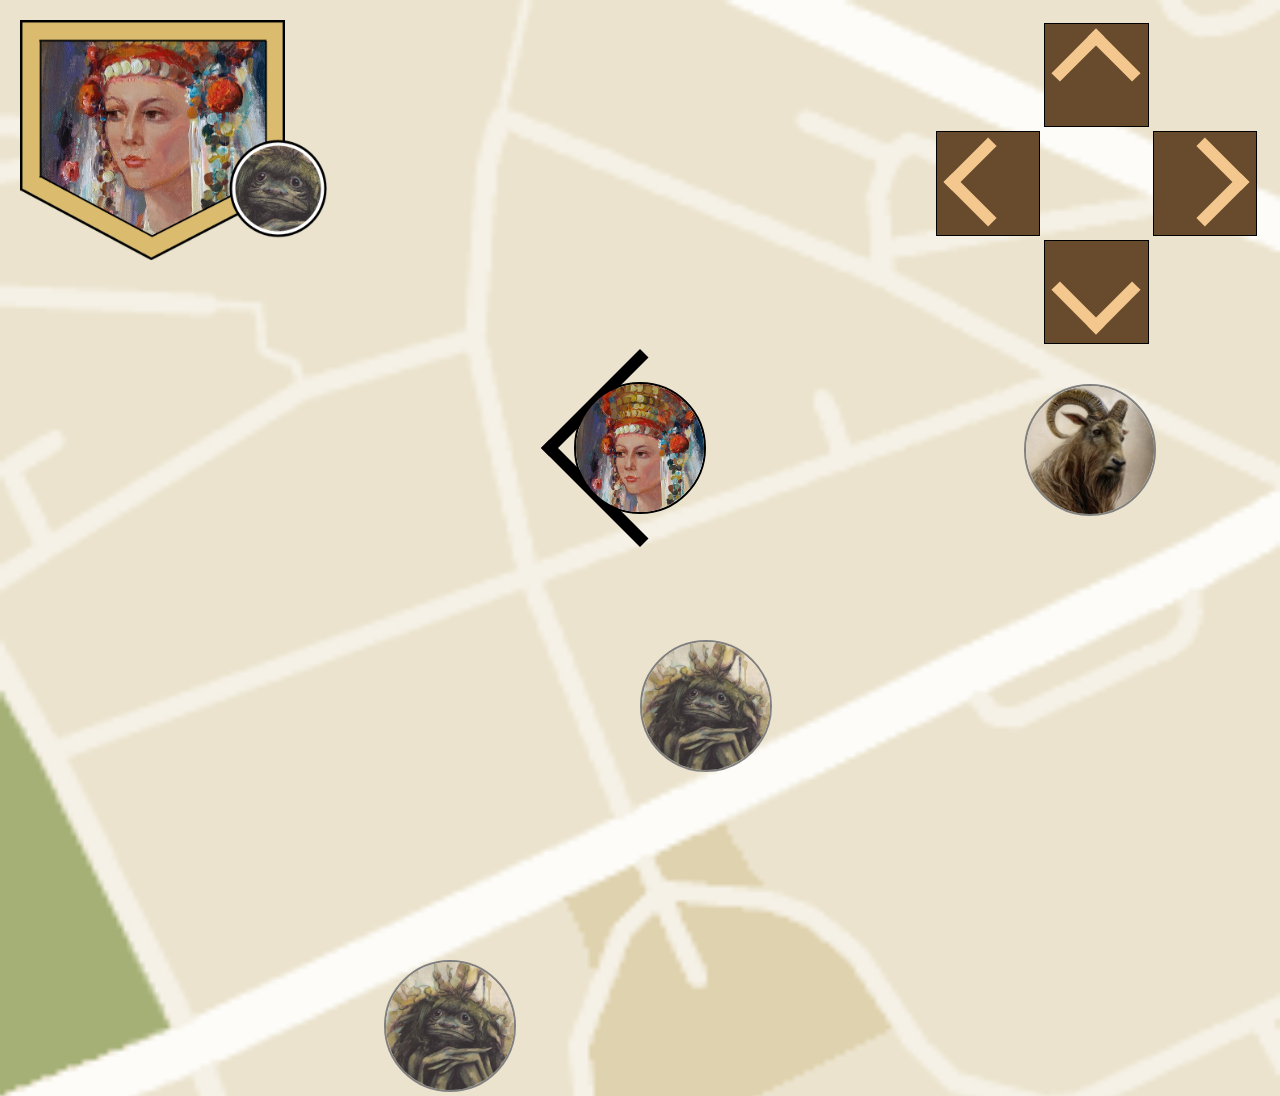
<file: index.html>
<!DOCTYPE html>
<html>
<head>
	<meta charset="UTF-8" />
	<title>Дирята на Меча</title>
	<link rel="stylesheet" type="text/css" href="style.css" />
	<link rel="stylesheet" type="text/css" href="style-map.css" />
	<link rel="stylesheet" type="text/css" href="style-border.css" />
	<link rel="preconnect" href="https://fonts.googleapis.com">
	<link rel="preconnect" href="https://fonts.gstatic.com" crossorigin>
	<link href="https://fonts.googleapis.com/css2?family=Underdog&display=swap" rel="stylesheet"> 
</head>
<body>
	<div class="PlayerIconContainer Z1">
		<img src="images/avatarProfile.png" class="PlayerIcon Rounded Z1 Relative" />
		<div><i id="playerArrow" class="Arrow ButtonLeft"></i></div>
	</div>
	<a href="challenge.html?x=-260&y=-130&id=creature1&pic=karakondjulSquare.png" id="creature1" data-creature="8" data-name="Карконджул"class="MapCreature">
		<img src="images/creatures/karakondjulSquare.png" class="CreatureIcon Rounded" />
	</a>
	<a href="challenge.html?x=-260&y=-130&id=creature2&pic=dvornikSquare.jpg" id="creature2" data-creature="1" data-name="Дворник" class="MapCreature" style="top: 50vw; left: 50vw;">
		<img src="images/creatures/dvornikSquare.jpg" class="CreatureIcon Rounded" />
	</a>
	<a href="challenge.html?x=-260&y=-130&id=creature3&pic=dvornikSquare.jpg" id="creature3" data-creature="1" data-name="Дворник" class="MapCreature">
		<img src="images/creatures/dvornikSquare.jpg" class="CreatureIcon Rounded" />
	</a>
	<a href="challenge.html?x=-260&y=-130&id=creature4&pic=karakondjulSquare.png" id="creature4" data-creature="8" data-name="Карконджул" class="MapCreature" style="top: 30vw; left: 80vw;">
		<img src="images/creatures/karakondjulSquare.png" class="CreatureIcon Rounded" />
	</a>
	<a href="challenge.html?x=-260&y=-130&id=creature5&pic=karakondjulSquare.png" id="creature5" data-creature="8" data-name="Карконджул" class="MapCreature">
		<img src="images/creatures/karakondjulSquare.png" class="CreatureIcon Rounded" />
	</a>
	<a href="challenge.html?x=-260&y=-130&id=creature6&pic=dvornikSquare.jpg" id="creature6" data-creature="1" data-name="Дворник" class="MapCreature">
		<img src="images/creatures/dvornikSquare.jpg" class="CreatureIcon Rounded" />
	</a>
	<a href="challenge.html?x=-260&y=-130&id=creature7&pic=dvornikSquare.jpg" id="creature7" data-creature="1" data-name="Дворник" class="MapCreature">
		<img src="images/creatures/dvornikSquare.jpg" class="CreatureIcon Rounded" />
	</a>
	<a href="challenge.html?x=-260&y=-130&id=creature8&pic=dvornikSquare.jpg" id="creature8" data-creature="9" data-name="Полудница" class="MapCreature">
		<img src="images/creatures/poludnicaSquare.jpg" class="CreatureIcon Rounded" />
	</a>
	<a href="challenge.html?x=-260&y=-130&id=creature9&pic=dvornikSquare.jpg" id="creature9" data-creature="9" data-name="Полудница" class="MapCreature">
		<img src="images/creatures/poludnicaSquare.jpg" class="CreatureIcon Rounded" />
	</a>
	<a href="challenge.html?x=-260&y=-130&id=creature10&pic=dvornikSquare.jpg" id="creature10" data-creature="9" data-name="Полудница" class="MapCreature">
		<img src="images/creatures/poludnicaSquare.jpg" class="CreatureIcon Rounded" />
	</a>
	<a href="challenge.html?x=-260&y=-130&id=creature11&pic=dvornikSquare.jpg" id="creature11" data-creature="1" data-name="Дворник" class="MapCreature">
		<img src="images/creatures/dvornikSquare.jpg" class="CreatureIcon Rounded" />
	</a>
	<a href="challenge.html?x=-260&y=-130&id=creature12&pic=dvornikSquare.jpg" id="creature12" data-creature="1" data-name="Дворник" class="MapCreature">
		<img src="images/creatures/dvornikSquare.jpg" class="CreatureIcon Rounded" />
	</a>
	<a href="challenge.html?x=-260&y=-130&id=creature13&pic=dvornikSquare.jpg" id="creature13" data-creature="12" data-name="Овинник" class="MapCreature">
		<img src="images/creatures/ovinnikSquare.jpg" class="CreatureIcon Rounded" />
	</a>
	<a href="challenge.html?x=-260&y=-130&id=creature14&pic=dvornikSquare.jpg" id="creature14" data-creature="12" data-name="Овинник" class="MapCreature">
		<img src="images/creatures/ovinnikSquare.jpg" class="CreatureIcon Rounded" />
	</a>
	<a href="challenge.html?x=-260&y=-130&id=creature15&pic=dvornikSquare.jpg" id="creature15" data-creature="1" data-name="Дворник" class="MapCreature" style="top: 75vw; left: 30vw;">
		<img src="images/creatures/dvornikSquare.jpg" class="CreatureIcon Rounded" />
	</a>
	<table class="Controls TopRight">
		<tr>
			<td></td>
			<td><a onclick="moveUp()"><span><i class="Arrow ButtonUp"></i></span></a></td>
			<td></td>
		</tr>
		<tr>
			<td><a onclick="moveLeft()"><span><i class="Arrow ButtonLeft"></i></span></a></td>
			<td></td>
			<td><a onclick="moveRight()"><span><i class="Arrow ButtonRight"></i></span></a></td>
		</tr>
		<tr>
			<td></td>
			<td><a onclick="moveDown()"><span><i class="Arrow ButtonDown"></i></span></a></td>
			<td></td>
		</tr>
	</table>
	<div class="MenuDialog TopLeft">
		<img class="MapAvatar" data-open="menu" src="images/avatar.png" />
		<div id="menu" class="Menu MenuOffset">
			<div style="margin-left: 25px">
				<a href="profile.html">Профил</a>
				<a href="friends.html">Приятели</a>
				<a href="collection.html">Колекция</a>
				<a data-open="stepcounter">Крачкомер</a>
				<a id="redzone" href="redzone.html?x=-260&y=-130">Червени Зони</a>
				<a data-open="sonic">Скорост</a>
			</div>
			<div class="BorderDiv AbsolutePos BorderBackground MenuOffset">
				<img class="CornerDecoration CornerTopLeft" src="images/borderCornerDecoration.png" />
				<img class="CornerDecoration CornerTopRight" src="images/borderCornerDecoration.png" />
				<img class="CornerDecoration CornerBotLeft" src="images/borderCornerDecoration.png" />
				<img class="CornerDecoration CornerBotRight" src="images/borderCornerDecoration.png" />
				<div class="InnerBorder AbsolutePos"></div>
			</div>
		</div>
	</div>
	<div id="stepcounter" class="Modal">
		<div class="NewModalDialog SmallDialog">
			<div class="BorderDiv AbsolutePos">
				<img class="CornerDecoration CornerTopLeft" src="images/borderCornerDecoration.png" />
				<img class="CornerDecoration CornerTopRight" src="images/borderCornerDecoration.png" />
				<img class="CornerDecoration CornerBotLeft" src="images/borderCornerDecoration.png" />
				<img class="CornerDecoration CornerBotRight" src="images/borderCornerDecoration.png" />
				<div class="InnerBorder AbsolutePos"></div>
			</div>
		</div>
	</div>
	<div id="sonic" class="Modal">
		<div class="NewModalDialog">
			<div class="SpeedWarning Rounded">!</div>
			<div class="Textbox">Движите се прекалено бързо! Ако карате гледайте пътя, а не телефона си!</div>
			<a class="SmallButton Relative Z1" data-close="sonic">Пасажер съм</a>
			<div class="BorderDiv AbsolutePos">
				<img class="CornerDecoration CornerTopLeft" src="images/borderCornerDecoration.png" />
				<img class="CornerDecoration CornerTopRight" src="images/borderCornerDecoration.png" />
				<img class="CornerDecoration CornerBotLeft" src="images/borderCornerDecoration.png" />
				<img class="CornerDecoration CornerBotRight" src="images/borderCornerDecoration.png" />
				<div class="InnerBorder AbsolutePos"></div>
			</div>
		</div>
	</div>
	<div id="successModal" class="Modal">
		<div class="NewModalDialog SmallDialog">
			<a class="NewModalClose" data-close="successModal">✕</a>
			<img class="QRCode Rounded" src="images/sharedLocationCreature.png" />
			<div class="QRCodeText">Поздравления! Хванахте <span id="successCreature">N/A</span>!</div>
			<div class="SuccessButtonContainer">
				<a id="successCollection" href="collection.html" class="SmallButton Z2">Покажи в колекция</a>
				<a data-close="successModal" class="SmallButton Z2">Продължи на картата</a>
			</div>
			<div class="BorderDiv Absolute">
				<img class="CornerDecoration CornerTopLeft" src="images/borderCornerDecoration.png" />
				<img class="CornerDecoration CornerBotLeft" src="images/borderCornerDecoration.png" />
				<img class="CornerDecoration CornerBotRight" src="images/borderCornerDecoration.png" />
				<div class="InnerBorder"></div>
			</div>
		</div>
	</div>
	<script>
		var backgroundX = -260, backgroundY = -130;
		function Creature(id, X, Y)
		{
			this.id = id;
			this.X = X;
			this.Y = Y;
		}
		var creatures = [new Creature("creature1", -50, -50), new Creature("creature2", 50, 50), new Creature("creature3", 150, 150), new Creature("creature4", 80, 30), new Creature("creature5", -100, -80), new Creature("creature6", 250, 50), new Creature("creature7", 50, 250), new Creature("creature8", 190, 70), new Creature("creature9", -50, 150), new Creature("creature10", -50, 50), new Creature("creature11", 250, -50), new Creature("creature12", 130, -50), new Creature("creature13", 130, 70), new Creature("creature14", 230, 0), new Creature("creature15", 30, 75)];
		const moveSpeed = 10;
		function moveUp()
		{
			move(0, moveSpeed);
		};
		function moveRight()
		{
			move(-moveSpeed, 0);
		};
		function moveDown()
		{
			move(0, -moveSpeed);
		};
		function moveLeft()
		{
			move(moveSpeed, 0);
		};
		function move(x, y)
		{
			backgroundX += x;
			backgroundY += y;
			document.body.style.backgroundPositionX = backgroundX + 'vw';
			document.body.style.backgroundPositionY = backgroundY + 'vw';
			const arrow = document.getElementById("playerArrow");
			arrow.classList.remove("ButtonUp");
			arrow.classList.remove("ButtonRight");
			arrow.classList.remove("ButtonLeft");
			arrow.classList.remove("ButtonDown");
			if(x == 0)
			{
				if(y > 0)
					arrow.classList.add("ButtonUp");
				else
					arrow.classList.add("ButtonDown");
			}
			else
			{
				if(x > 0)
					arrow.classList.add("ButtonLeft");
				else
					arrow.classList.add("ButtonRight");
			}
			for(creature of creatures)
			{
				creature.X += x;
				creature.Y += y;
				const temp = document.getElementById(creature.id);
				temp.style.left = creature.X + "vw";
				temp.style.top = creature.Y + "vw";
				temp.href = "challenge.html?x=" + backgroundX + "&y=" + backgroundY + "&id=" + temp.id + "&pic=" + temp.firstElementChild.src.split("/").pop();
			}
			document.getElementById("redzone").href = "redzone.html?x=" + backgroundX + "&y=" + backgroundY;
		}
		const isVisible = "Visible";
		const openEls = document.querySelectorAll("[data-open]");
		for(const el of openEls)
		{
			el.addEventListener("click", function(){
				const modalId = this.dataset.open;
				const modalSelected = document.getElementById(modalId);
				if(modalId != "menu")
				{
					modalSelected.classList.add(isVisible);
				}
				else
				{
					if(modalSelected.classList.contains(isVisible))
					{
						modalSelected.classList.remove(isVisible);
					}
					else
					{
						modalSelected.classList.add(isVisible);
					}
				}
			});
		};
		document.addEventListener("click", e => {
			if(e.target == document.querySelector(".Modal.Visible"))
			{
				e.target.classList.remove(isVisible);
			}
		});
		document.addEventListener("keydown", e => {
			if(e.key == "Escape")
			{
				var visibleEls = document.querySelectorAll(".Visible")
				if(visibleEls.length > 1)
				{
					visibleEls[1].classList.remove(isVisible);
				}
				else
				{
					visibleEls[0].classList.remove(isVisible);
				}
			}
			else if(e.key == "w" || e.key == "ArrowUp")
			{
				moveUp();
			}
			else if(e.key == "s" || e.key == "ArrowDown")
			{
				moveDown();
			}
			else if(e.key == "a" || e.key == "ArrowLeft")
			{
				moveLeft();
			}
			else if(e.key == "d" || e.key == "ArrowRight")
			{
				moveRight();
			}
		});
		const closeEls = document.querySelectorAll("[data-close]");
		for(const el of closeEls)
		{
			el.addEventListener("click", function(){
				const modalId = this.dataset.close;
				document.getElementById(modalId).classList.remove(isVisible);
			});
		};
		var parts = window.location.search.substr(1).split("&");
		var $_GET = {};
		for (var i = 0; i < parts.length; i++) {
			var temp = parts[i].split("=");
			$_GET[decodeURIComponent(temp[0])] = decodeURIComponent(temp[1]);
		}
		if("x" in $_GET && "y" in $_GET)
		{
			move($_GET["x"]-backgroundX, $_GET["y"]-backgroundY)
		}
		if("id" in $_GET)
		{
			document.getElementById($_GET["id"]).style.display = "none";
		}
		if("success" in $_GET)
		{
			success = document.getElementById("successModal");
			success.classList.add("Visible");
			success.querySelector(".QRCode").src = document.getElementById($_GET["id"]).querySelector("img").src;
			document.getElementById("successCreature").innerHTML = document.getElementById($_GET["id"]).dataset.name;
			document.getElementById("successCollection").href = "collection.html?id=" + document.getElementById($_GET["id"]).dataset.creature;
		}
	</script>
</body>
</html>
</file>
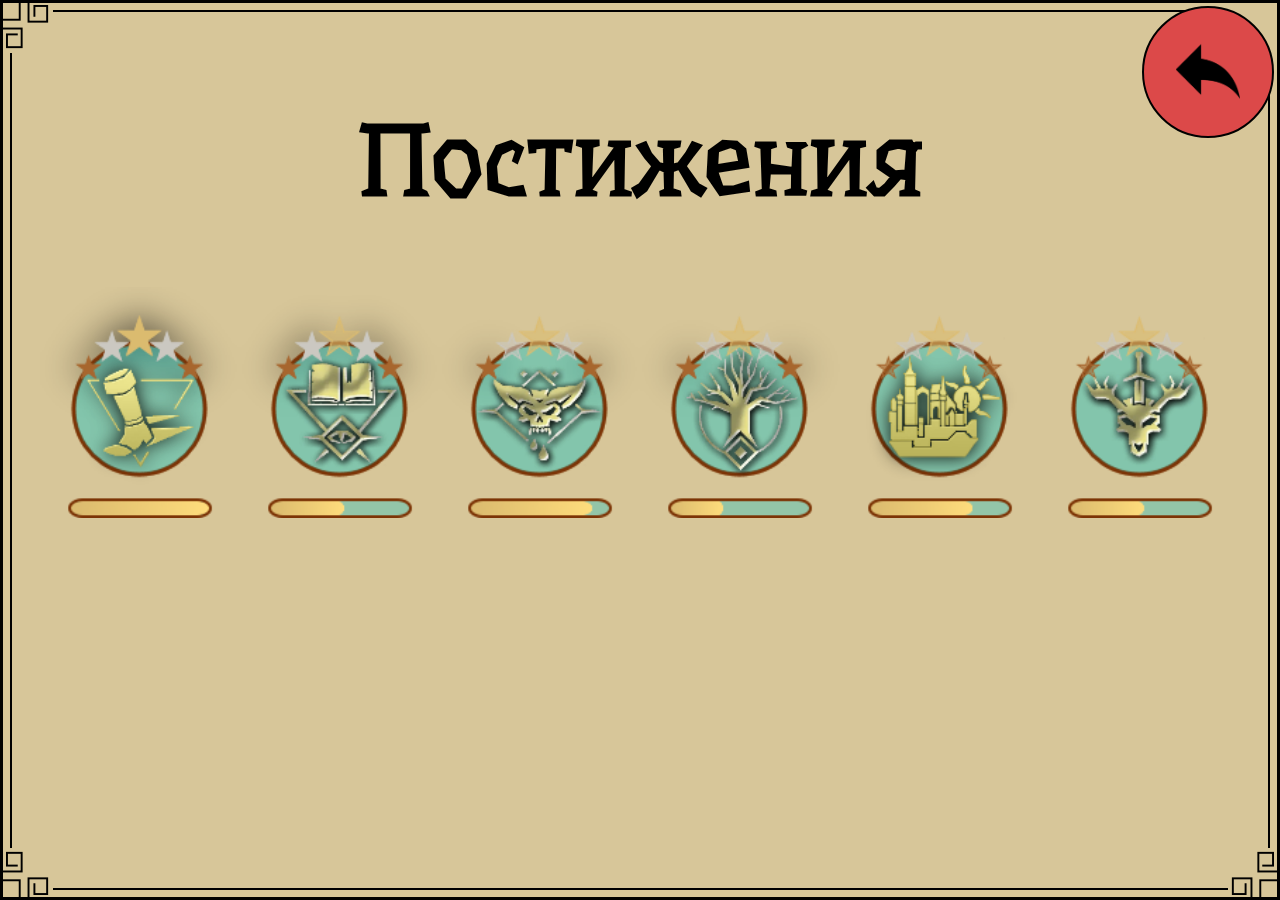
<file: achievements.html>
<!DOCTYPE html>
<html>
<head>
	<meta charset="UTF-8" />
	<title>Дирята на Меча</title>
	<link rel="stylesheet" type="text/css" href="style.css" />
	<link rel="stylesheet" type="text/css" href="style-border.css" />
	<link rel="stylesheet" type="text/css" href="style-achievements.css" />
	<link rel="preconnect" href="https://fonts.googleapis.com">
	<link rel="preconnect" href="https://fonts.gstatic.com" crossorigin>
	<link href="https://fonts.googleapis.com/css2?family=Underdog&display=swap" rel="stylesheet"> 
</head>
<body>
	<a class="NewModalClose" href="profile.html">
		<img src="images/backArrowRed.png" />
		<img class="TopImg" src="images/backArrow.png" />
	</a>
	<div class="BorderDiv">
		<img class="CornerDecoration CornerTopLeft" src="images/borderCornerDecoration.png" />
		<img class="CornerDecoration CornerBotLeft" src="images/borderCornerDecoration.png" />
		<img class="CornerDecoration CornerBotRight" src="images/borderCornerDecoration.png" />
		<div class="InnerBorder"></div>
	</div>
	<div class="Content">
		<h1 class="FontVW">Постижения</h1>	
		<ul class="ItemList">
			<li data-open="achievement01" data-name="Маратон"><img class="AchievementImage" src="images/achievements/achievement01.png" /></li>
			<li data-open="achievement02" data-name="Открити създания"><img class="AchievementImage" src="images/achievements/achievement02.png" /></li>
			<li data-open="achievement03" data-name="Вампири"><img class="AchievementImage" src="images/achievements/achievement03.png" /></li>
			<li data-open="achievement04" data-name="Световното дърво"><img class="AchievementImage" src="images/achievements/achievement04.png" /></li>
			<li data-open="achievement05" data-name="Музеи"><img class="AchievementImage" src="images/achievements/achievement05.png" /></li>
			<li data-open="achievement06" data-name="Демони"><img class="AchievementImage" src="images/achievements/achievement06.png" /></li>
		</ul>
	</div>
	<div class="Modal" id="achievementModal">
		<div class="NewModalDialog">
			<a class="NewModalClose" data-close="achievementModal">✕</a>
			<h1 class="FontVW" id="modalTitle">n/a</h1>
			<img id="modalAchievementImage" src="images/achievements/achievement01.png" />
			<div id="achievement01" class="AchievementText">
				<p>250км/250км</p>
				<p>Никое приключение не си струва, ако не извървиш пътя му. Направи определен брой крачки и спечели постижението.</p>
			</div>
			<div id="achievement02" class="AchievementText">
				<p>25/50</p>
				<p>Опознавай богатия свят на българската митология и намери всички митологични създания. Намери и хвани митологични създания, които още не си виждал, за да спечелиш постижението.</p>
			</div>
			<div id="achievement03" class="AchievementText">
				<p>9/10</p>
				<p>В българската митология хората, които могат да виждат и да убиват вампири се наричат "вампирджии" - това са хора, които или са родени в събота, или са деца на вампири. Ако не си нито едно от двете, докажи, че пак можеш да си най-добрия вампирджия, като събираш много създания от тип "Вампир", за да спечелиш това постижение.</p>
			</div>
			<div id="achievement04" class="AchievementText">
				<p>11/15</p>
				<p>Както в много други митологии, в българската също има Световно дърво, в чиято корона живеят боговете. Съберете редките и мощни създания, които обитават дървото, за да спечелите това постижение.</p>
			</div>
			<div id="achievement05" class="AchievementText">
				<p>2/3</p>
				<p>Какво по-добро място да научиш дори повече за българската история и култура от нашите невероятни музеи? Посещавай и отбелязвай музеи, за да спечелиш това постижение.</p>
			</div>
			<div id="achievement06" class="AchievementText">
				<p>5/10</p>
				<p>В българската митология "демон" е много общо понятие за зла и нечиста сила. Събирай създания от тип "Демон", за да разбереш дали са толкова страшни и да спечелиш това постижение.</p>
			</div>
			<div class="ModalShareDiv">
				<a class="ShareButton">Сподели</a>
				<a class="ShareButton"><img class="TopImg" src="images/shareBlack.png" /><img src="images/shareWhite.png" /></a>
			</div>		
			<div class="BorderDiv AbsolutePos ModalBackground">
				<img class="CornerDecoration CornerTopLeft" src="images/borderCornerDecoration.png" />
				<img class="CornerDecoration CornerBotLeft" src="images/borderCornerDecoration.png" />
				<img class="CornerDecoration CornerBotRight" src="images/borderCornerDecoration.png" />
				<div class="InnerBorder AbsolutePos"></div>
			</div>
		</div>
	</div>
	<script>
		const openEls = document.querySelectorAll("[data-open]");
		const isVisible = "Visible";
		for(const el of openEls)
		{
			el.addEventListener("click", function(){
				const modalId = this.dataset.open;
				document.getElementById("achievementModal").classList.add(isVisible);
				document.getElementById("modalAchievementImage").src = this.firstChild.src;
				document.getElementById("modalTitle").innerHTML = this.dataset.name;
				document.getElementById(modalId).classList.add(isVisible);
			});
		};
		const closeEls = document.querySelectorAll("[data-close]");
		for(const el of closeEls)
		{
			el.addEventListener("click", function(){
				closeModal();
			});
		};
		document.addEventListener("click", e => {
			if(e.target == document.querySelector(".Modal.Visible"))
			{
				closeModal();
			}
		});
		document.addEventListener("keyup", e => {
			if(e.key == "Escape" && document.querySelector(".Modal.Visible"))
			{
				closeModal();
			}
		});
		function closeModal()
		{
			const modalSelected = document.querySelector(".Modal.Visible");
			modalSelected.classList.remove("Visible");
			modalSelected.querySelector(".Visible").classList.remove(isVisible);
		};
	</script>
</body>
</file>
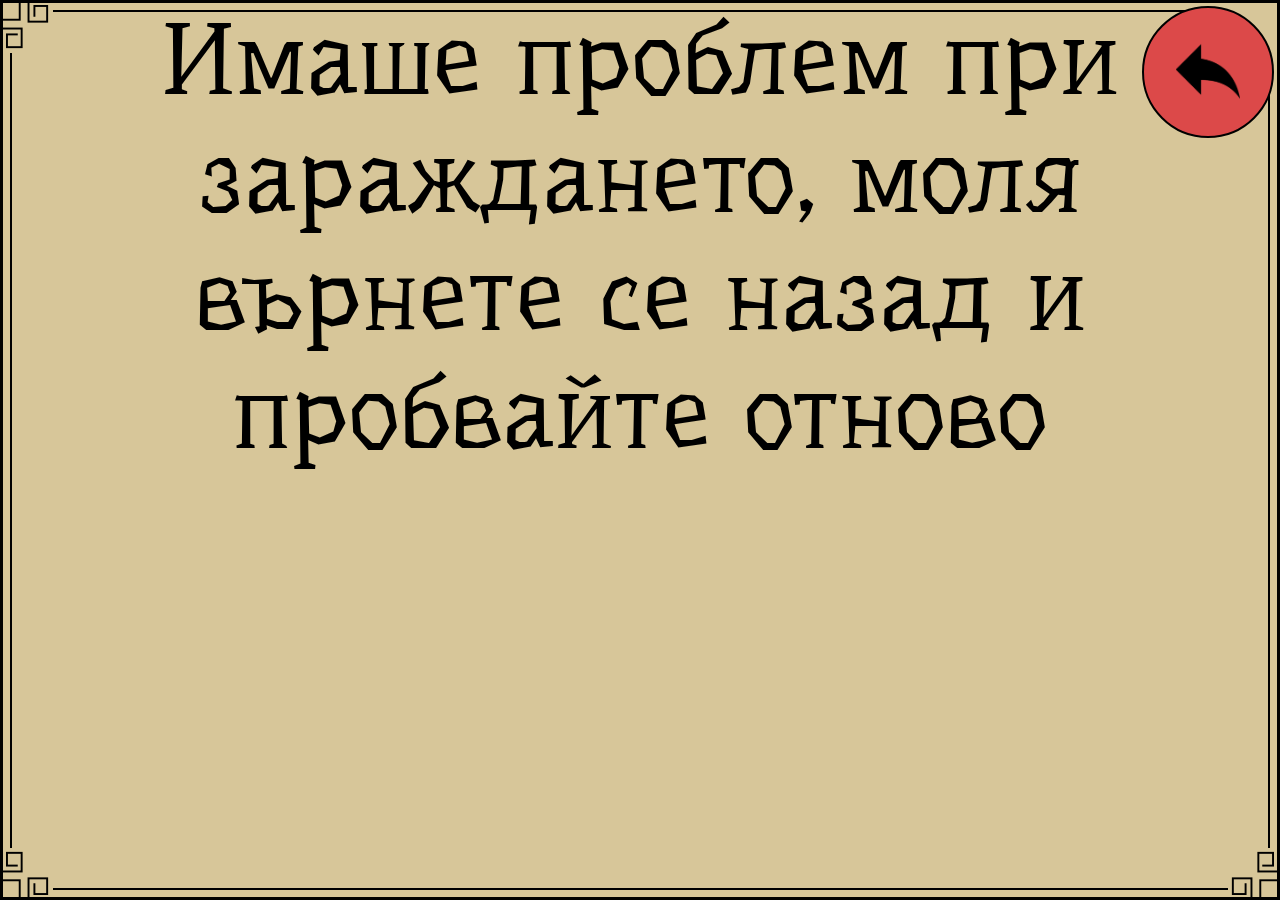
<file: creature.html>
<!DOCTYPE html>
<html>

<head>
	<meta charset="UTF-8" />
	<title>Дирята на Меча</title>
	<link rel="stylesheet" type="text/css" href="style.css" />
	<link rel="stylesheet" type="text/css" href="style-border.css" />
	<link rel="preconnect" href="https://fonts.googleapis.com">
	<link rel="preconnect" href="https://fonts.gstatic.com" crossorigin>
	<link href="https://fonts.googleapis.com/css2?family=Underdog&display=swap" rel="stylesheet"> 
</head>
<body>
	<a class="NewModalClose" href="collection.html">
		<img src="images/backArrowRed.png" />
		<img class="TopImg" src="images/backArrow.png" />
	</a>
	<div id="creature1" class="CreatureContent" data-pic="dvornikSquare.jpg">
		<a class="CreatureButton CBHide Z1 Rounded Visible" onclick="ToggleFullCreature()"><div><i class="Arrow ButtonDown"></i></div></a>
		<a class="CreatureButton CBShow Z1 Rounded" onclick="ToggleFullCreature()"><div><i class="Arrow ButtonUp"></i></div></a>
		<img src="images/creatures/dvornikSmall.jpg" class="CreatureSmallImage Visible" />
		<img src="images/creatures/dvornik.jpg" class="CreatureFullImage" />
		<div class="CreatureProfile Z1 Relative Visible">
			<h1 class="FontVW MarginVW">Дворник</h1>
			<div class="CreatureDescription">
				Lorem ipsum dolor sit amet, consectetur adipiscing elit. Nullam hendrerit luctus metus in interdum. Morbi rutrum imperdiet ante, fermentum vehicula odio luctus non. Donec urna odio, laoreet ut velit ut, commodo mollis felis. Fusce eleifend lacus in luctus sagittis. Phasellus faucibus libero tempus sollicitudin malesuada. Pellentesque ac elit eu ligula venenatis sagittis eget vitae enim. Suspendisse posuere sollicitudin condimentum. In hac habitasse platea dictumst. Donec enim eros, luctus a massa rutrum, cursus molestie elit. Orci varius natoque penatibus et magnis dis parturient montes, nascetur ridiculus mus. Curabitur ut nulla eleifend, aliquam arcu in, rhoncus mi.

				Praesent et turpis in dui facilisis vestibulum. Etiam maximus viverra metus, quis consectetur erat vestibulum in. Integer a lorem nunc. Vestibulum iaculis consequat venenatis. Cras viverra leo sed viverra mattis. Phasellus et justo diam. Quisque eros arcu, tristique a enim sit amet, egestas euismod orci.

				Donec lobortis urna odio, quis fringilla sem venenatis pretium. Nullam quis finibus nulla. Duis lobortis dui eros, in congue ipsum feugiat eu. Integer dignissim bibendum molestie. Nam vitae consectetur arcu. Nunc eu arcu vel mi sagittis vulputate. Praesent felis lacus, tempor vitae tellus sit amet, blandit feugiat ligula. Interdum et malesuada fames ac ante ipsum primis in faucibus.

				Pellentesque blandit malesuada risus quis mollis. Duis congue ipsum velit, sed pretium felis sagittis non. Praesent pellentesque mollis venenatis. Etiam ut felis a tortor fermentum auctor at eu metus. Etiam dapibus malesuada imperdiet. Donec commodo bibendum est, eget ullamcorper purus ultrices in. Nullam nibh purus, mattis a mollis sed, vulputate rutrum mauris.

				Integer rutrum tincidunt tincidunt. Proin vestibulum libero suscipit massa bibendum, ut scelerisque augue dignissim. Sed ut nisi in ipsum bibendum pretium. Cras commodo mollis quam. Mauris eleifend viverra pharetra. Sed dapibus nunc nisi, nec condimentum leo cursus euismod. Nulla lectus dolor, egestas et vehicula ac, accumsan quis mauris. Nunc mattis purus nibh, ut pellentesque mi elementum sed. Donec non luctus justo. Vivamus molestie enim id dolor dapibus, sollicitudin hendrerit mi interdum. Fusce non augue urna. Aenean eget mi id justo viverra imperdiet. Maecenas sit amet tellus diam. Vivamus in dapibus mi. Vestibulum justo est, mattis non enim sit amet, pellentesque auctor odio. Maecenas eros nisi, auctor et lacinia blandit, aliquet vestibulum ligula.
			</div>
			<table class="DateFound">
				<tr>
					<td class="AlignTextLeft">Намерен на:</td>
					<td class="AlignTextRight">30.03.2022</td>
				</tr>
			</table>
			<a class="CreatureProfileButtons FavouriteCreatureButton Rounded ImageButton" data-open="favouriteCreatureModal">
				<img src="images/heartWhite.png" />
				<img class="TopImg" src="images/heart.png" />
			</a>
			<a class="CreatureProfileButtons CreatureSoundButton Rounded ImageButton" data-play="creatureSound1">
				<img src="images/soundWhite.png" />
				<img class="TopImg" src="images/sound.png" />
			</a>
			<audio id="creatureSound1" src="audio/Creature1.mp3" preload="auto" type="audio/mpeg"></audio>
		</div>
		<div class="BorderDiv">
			<img class="CornerDecoration CornerTopLeft" src="images/borderCornerDecoration.png" />
			<img class="CornerDecoration CornerBotLeft" src="images/borderCornerDecoration.png" />
			<img class="CornerDecoration CornerBotRight" src="images/borderCornerDecoration.png" />
			<div class="InnerBorder"></div>
		</div>
	</div>
	<div id="creature2" class="CreatureContent" data-pic="KikimoraSquare.jpg">
		<a class="CreatureButton CBHide Z1 Rounded Visible" onclick="ToggleFullCreature()">
			<div><i class="Arrow ButtonDown"></i></div>
		</a>
		<a class="CreatureButton CBShow Z1 Rounded" onclick="ToggleFullCreature()">
			<div><i class="Arrow ButtonUp"></i></div>
		</a>
		<img src="images/creatures/KikimoraSmall.jpg" class="CreatureSmallImage Visible" />
		<img src="images/creatures/Kikimora.jpg" class="CreatureFullImage" />
		<div class="CreatureProfile Z1 Relative Visible">
			<h1 class="FontVW MarginVW">Кикимора</h1>
			<div class="CreatureDescription">
				Домашен женски дух, често отъждествяван с Домницата. Съвсем в дуалистичния контрастен дух на славянската
				вяра, кикимората едновременно помага и вреди на хората, като по традиция всичко зависи от тях самите.
				Така, ако домакинята поддържа усърдно дома си, кикимората по цели нощи ще върши от домакинската работа
				за другия ден, ще вдъхва доволство и спокоен сън на децата, но ако домакинята е немарлива, мързелива,
				кикимората ще стене от здрач до зори, ще дърпа косите на децата, ще ги буди посред нощ и ще ги плаши,
				нарочно ще пакости, разхвърля и мърси, така че и малкото свършена работа да отиде нахалост. </div>
			<table class="DateFound">
				<tr>
					<td class="AlignTextLeft">Намерен на:</td>
					<td class="AlignTextRight">30.03.2022</td>
				</tr>
			</table>
			<a class="CreatureProfileButtons FavouriteCreatureButton Rounded ImageButton" data-open="favouriteCreatureModal">
				<img src="images/heartWhite.png" />
				<img class="TopImg" src="images/heart.png" />
			</a>
			<a class="CreatureProfileButtons CreatureSoundButton Rounded ImageButton" data-play="creatureSound1">
				<img src="images/soundWhite.png" />
				<img class="TopImg" src="images/sound.png" />
			</a>
			<audio id="creatureSound1" src="audio/Creature1.mp3" preload="auto" type="audio/mpeg"></audio>
		</div>
		<div class="BorderDiv">
			<img class="CornerDecoration CornerTopLeft" src="images/borderCornerDecoration.png" />
			<img class="CornerDecoration CornerBotLeft" src="images/borderCornerDecoration.png" />
			<img class="CornerDecoration CornerBotRight" src="images/borderCornerDecoration.png" />
			<div class="InnerBorder"></div>
		</div>
	</div>

	<div id="creature3" class="CreatureContent" data-pic="zmeiSquare.jpg">
		<a class="CreatureButton CBHide Z1 Rounded Visible" onclick="ToggleFullCreature()">
			<div><i class="Arrow ButtonDown"></i></div>
		</a>
		<a class="CreatureButton CBShow Z1 Rounded" onclick="ToggleFullCreature()">
			<div><i class="Arrow ButtonUp"></i></div>
		</a>
		<img src="images/creatures/zmeiSmall.jpg" class="CreatureSmallImage Visible" />
		<img src="images/creatures/zmei.jpg" class="CreatureFullImage" />
		<div class="CreatureProfile Z1 Relative Visible">
			<h1 class="FontVW MarginVW">Змей</h1>
			<div class="CreatureDescription">
				Огромно огнедишащо чудовище подобно на дракон. Змеят е висша зла сила, пратеник на мрака, който се
				стреми да разруши установения от божествения закон – Правда. </div>
			<table class="DateFound">
				<tr>
					<td class="AlignTextLeft">Намерен на:</td>
					<td class="AlignTextRight">30.11.2021</td>
				</tr>
			</table>
			<a class="CreatureProfileButtons FavouriteCreatureButton Rounded ImageButton" data-open="favouriteCreatureModal">
				<img src="images/heartWhite.png" />
				<img class="TopImg" src="images/heart.png" />
			</a>
			<a class="CreatureProfileButtons CreatureSoundButton Rounded ImageButton" data-play="creatureSound1">
				<img src="images/soundWhite.png" />
				<img class="TopImg" src="images/sound.png" />
			</a>
			<audio id="creatureSound1" src="audio/Creature1.mp3" preload="auto" type="audio/mpeg"></audio>
		</div>
		<div class="BorderDiv">
			<img class="CornerDecoration CornerTopLeft" src="images/borderCornerDecoration.png" />
			<img class="CornerDecoration CornerBotLeft" src="images/borderCornerDecoration.png" />
			<img class="CornerDecoration CornerBotRight" src="images/borderCornerDecoration.png" />
			<div class="InnerBorder"></div>
		</div>
	</div>

	<div id="creature4" class="CreatureContent" data-pic="karakondjulSquare.png">
		<a class="CreatureButton CBHide Z1 Rounded Visible" onclick="ToggleFullCreature()">
			<div><i class="Arrow ButtonDown"></i></div>
		</a>
		<a class="CreatureButton CBShow Z1 Rounded" onclick="ToggleFullCreature()">
			<div><i class="Arrow ButtonUp"></i></div>
		</a>
		<img src="images/creatures/karakondjulSmall.png" class="CreatureSmallImage Visible" />
		<img src="images/creatures/karakondjul.png" class="CreatureFullImage" />
		<div class="CreatureProfile Z1 Relative Visible">
			<h1 class="FontVW MarginVW">Караконджул</h1>
			<div class="CreatureDescription">
				Караконджулите са нощни духове. Явяват се във форма на ниски кривокраки човечета, с голям нос, изпъкнали
				очи и тяло покрито с козина, които скитат по пътищата след полунощ. Често седят край кръстовища и
				заговарят окъснели пътници, като им задават гатанки или ги молят за услуги. Ако човек се отнесе с
				внимание и добронамереност към тях, караконджулите могат да му помогнат, иначе му причиняват злини.
			</div>
			<table class="DateFound">
				<tr>
					<td class="AlignTextLeft">Намерен на:</td>
					<td class="AlignTextRight">30.11.2021</td>
				</tr>
			</table>
			<a class="CreatureProfileButtons FavouriteCreatureButton Rounded ImageButton" data-open="favouriteCreatureModal">
				<img src="images/heartWhite.png" />
				<img class="TopImg" src="images/heart.png" />
			</a>
			<a class="CreatureProfileButtons CreatureSoundButton Rounded ImageButton" data-play="creatureSound1">
				<img src="images/soundWhite.png" />
				<img class="TopImg" src="images/sound.png" />
			</a>
			<audio id="creatureSound1" src="audio/Creature1.mp3" preload="auto" type="audio/mpeg"></audio>
		</div>
		<div class="BorderDiv">
			<img class="CornerDecoration CornerTopLeft" src="images/borderCornerDecoration.png" />
			<img class="CornerDecoration CornerBotLeft" src="images/borderCornerDecoration.png" />
			<img class="CornerDecoration CornerBotRight" src="images/borderCornerDecoration.png" />
			<div class="InnerBorder"></div>
		</div>
	</div>

	<div id="creature5" class="CreatureContent" data-pic="poludnicaSquare.jpg">
		<a class="CreatureButton CBHide Z1 Rounded Visible" onclick="ToggleFullCreature()">
			<div><i class="Arrow ButtonDown"></i></div>
		</a>
		<a class="CreatureButton CBShow Z1 Rounded" onclick="ToggleFullCreature()">
			<div><i class="Arrow ButtonUp"></i></div>
		</a>
		<img src="images/creatures/poludnicaSmall.jpg" class="CreatureSmallImage Visible" />
		<img src="images/creatures/poludnica.jpg" class="CreatureFullImage" />
		<div class="CreatureProfile Z1 Relative Visible">
			<h1 class="FontVW MarginVW">Полудница</h1>
			<div class="CreatureDescription">Жесток полски дух с вид на красива млада жена в чисто бяла ленена риза.
				Изцяло бялата дреха сред славяните е символ на траур, и в този смисъл на смъртта. Полудница идва от
				“полу” и “ден”, което подкрепя поверието, че тя се появява само по пладне, в средата на деня, което
				време от денонощието се счита за също толкова опасно и неблагоприятно, колкото и полунощ.
			</div>
			<table class="DateFound">
				<tr>
					<td class="AlignTextLeft">Намерен на:</td>
					<td class="AlignTextRight">15.08.2021</td>
				</tr>
			</table>
			<a class="CreatureProfileButtons FavouriteCreatureButton Rounded ImageButton" data-open="favouriteCreatureModal">
				<img src="images/heartWhite.png" />
				<img class="TopImg" src="images/heart.png" />
			</a>
			<a class="CreatureProfileButtons CreatureSoundButton Rounded ImageButton" data-play="creatureSound1">
				<img src="images/soundWhite.png" />
				<img class="TopImg" src="images/sound.png" />
			</a>
			<audio id="creatureSound1" src="audio/Creature1.mp3" preload="auto" type="audio/mpeg"></audio>
		</div>
		<div class="BorderDiv">
			<img class="CornerDecoration CornerTopLeft" src="images/borderCornerDecoration.png" />
			<img class="CornerDecoration CornerBotLeft" src="images/borderCornerDecoration.png" />
			<img class="CornerDecoration CornerBotRight" src="images/borderCornerDecoration.png" />
			<div class="InnerBorder"></div>
		</div>
	</div>

	<div id="creature6" class="CreatureContent" data-pic="vodnikSquare.jpg">
		<a class="CreatureButton CBHide Z1 Rounded Visible" onclick="ToggleFullCreature()">
			<div><i class="Arrow ButtonDown"></i></div>
		</a>
		<a class="CreatureButton CBShow Z1 Rounded" onclick="ToggleFullCreature()">
			<div><i class="Arrow ButtonUp"></i></div>
		</a>
		<img src="images/creatures/vodnikSmall.jpg" class="CreatureSmallImage Visible" />
		<img src="images/creatures/vodnik.jpg" class="CreatureFullImage" />
		<div class="CreatureProfile Z1 Relative Visible">
			<h1 class="FontVW MarginVW">Водник</h1>
			<div class="CreatureDescription">Водник (Воденик, Водяной, Водяник, Wodzanoy) в славянската митология е дух
				— господар на реки, потоци и извори. Водникът е повелител на русалките. Често вреди на хората.
				Водниците рядко излизат от водата и най-често обитават водите около воденици. Според народните вярвания
				те са зеленикави дребни старци, покрити с блатна трева, вместо окосмяване. Водникът е мнителен и
				претенциозен, изисква специално уважение. Ако не го получи — поврежда водениците, разгонва рибата, а
				понякога посяга и на човешкия живот.
			</div>
			<table class="DateFound">
				<tr>
					<td class="AlignTextLeft">Намерен на:</td>
					<td class="AlignTextRight">16.08.2021</td>
				</tr>
			</table>
			<a class="CreatureProfileButtons FavouriteCreatureButton Rounded ImageButton" data-open="favouriteCreatureModal">
				<img src="images/heartWhite.png" />
				<img class="TopImg" src="images/heart.png" />
			</a>
			<a class="CreatureProfileButtons CreatureSoundButton Rounded ImageButton" data-play="creatureSound1">
				<img src="images/soundWhite.png" />
				<img class="TopImg" src="images/sound.png" />
			</a>
			<audio id="creatureSound1" src="audio/Creature1.mp3" preload="auto" type="audio/mpeg"></audio>
		</div>
		<div class="BorderDiv">
			<img class="CornerDecoration CornerTopLeft" src="images/borderCornerDecoration.png" />
			<img class="CornerDecoration CornerBotLeft" src="images/borderCornerDecoration.png" />
			<img class="CornerDecoration CornerBotRight" src="images/borderCornerDecoration.png" />
			<div class="InnerBorder"></div>
		</div>
	</div>

	<div id="creature7" class="CreatureContent" data-pic="rusalkaSquare.jpg">
		<a class="CreatureButton CBHide Z1 Rounded Visible" onclick="ToggleFullCreature()">
			<div><i class="Arrow ButtonDown"></i></div>
		</a>
		<a class="CreatureButton CBShow Z1 Rounded" onclick="ToggleFullCreature()">
			<div><i class="Arrow ButtonUp"></i></div>
		</a>
		<img src="images/creatures/rusalkaSmall.jpg" class="CreatureSmallImage Visible" />
		<img src="images/creatures/rusalka.jpg" class="CreatureFullImage" />
		<div class="CreatureProfile Z1 Relative Visible">
			<h1 class="FontVW MarginVW">Русалка </h1>
			<div class="CreatureDescription">Русалка — в славянската митология, воден женски дух, тясно свързан с
				фолклора на съвременните славянски народи и със славянската обредност .
				Русалките обикновено седят по бреговете на реки и езера. Когато късат косите си, предизвикват
				наводнения. Ако изсъхне кожата им, умират завинаги. Обикновено русалки стават душите на удавени
				момичета, убити и хвърлени в река или завлечени под водата от речния дух водник. Той е техен господар,
				но тайно те го мразят и понякога помагат на хора, за да объркат плановете му.
			</div>
			<table class="DateFound">
				<tr>
					<td class="AlignTextLeft">Намерен на:</td>
					<td class="AlignTextRight">20.08.2021</td>
				</tr>
			</table>
			<a class="CreatureProfileButtons FavouriteCreatureButton Rounded ImageButton" data-open="favouriteCreatureModal">
				<img src="images/heartWhite.png" />
				<img class="TopImg" src="images/heart.png" />
			</a>
			<a class="CreatureProfileButtons CreatureSoundButton Rounded ImageButton" data-play="creatureSound1">
				<img src="images/soundWhite.png" />
				<img class="TopImg" src="images/sound.png" />
			</a>
			<audio id="creatureSound1" src="audio/Creature1.mp3" preload="auto" type="audio/mpeg"></audio>
		</div>
		<div class="BorderDiv">
			<img class="CornerDecoration CornerTopLeft" src="images/borderCornerDecoration.png" />
			<img class="CornerDecoration CornerBotLeft" src="images/borderCornerDecoration.png" />
			<img class="CornerDecoration CornerBotRight" src="images/borderCornerDecoration.png" />
			<div class="InnerBorder"></div>
		</div>
	</div>
	<div id="creature8" class="CreatureContent" data-pic="ovinnikSquare.jpg">
		<a class="CreatureButton CBHide Z1 Rounded Visible" onclick="ToggleFullCreature()">
			<div><i class="Arrow ButtonDown"></i></div>
		</a>
		<a class="CreatureButton CBShow Z1 Rounded" onclick="ToggleFullCreature()">
			<div><i class="Arrow ButtonUp"></i></div>
		</a>
		<img src="images/creatures/ovinnikSmall.jpg" class="CreatureSmallImage Visible" />
		<img src="images/creatures/ovinnik.jpg" class="CreatureFullImage" />
		<div class="CreatureProfile Z1 Relative Visible">
			<h1 class="FontVW MarginVW">Овинник </h1>
			<div class="CreatureDescription">Овинникът е митологична фигура от славянската митология.
				Той е дух, който живее в плевнята, обора, хамбара, кокошарника или други селскостопански сгради. Има вид
				на огромна черна котка с големина на куче и горящи като въглен очи. Овинникът има много сложен характер
				и е враждебен към човека, но се грижи за складираните зърно и слама. Селяните се стремят да не го
				разсърдят, защото тогава животните ще престанат да дават яйца и мляко.
			</div>
			<table class="DateFound">
				<tr>
					<td class="AlignTextLeft">Намерен на:</td>
					<td class="AlignTextRight">20.08.2021</td>
				</tr>
			</table>
			<a class="CreatureProfileButtons FavouriteCreatureButton Rounded ImageButton" data-open="favouriteCreatureModal">
				<img src="images/heartWhite.png" />
				<img class="TopImg" src="images/heart.png" />
			</a>
			<a class="CreatureProfileButtons CreatureSoundButton Rounded ImageButton" data-play="creatureSound1">
				<img src="images/soundWhite.png" />
				<img class="TopImg" src="images/sound.png" />
			</a>
			<audio id="creatureSound1" src="audio/Creature1.mp3" preload="auto" type="audio/mpeg"></audio>
		</div>
		<div class="BorderDiv">
			<img class="CornerDecoration CornerTopLeft" src="images/borderCornerDecoration.png" />
			<img class="CornerDecoration CornerBotLeft" src="images/borderCornerDecoration.png" />
			<img class="CornerDecoration CornerBotRight" src="images/borderCornerDecoration.png" />
			<div class="InnerBorder"></div>
		</div>
	</div>



	<div id="errorMessage" class="FontVW CreatureContent">
		Имаше проблем при зараждането, моля върнете се назад и пробвайте отново
		<div class="BorderDiv">
			<img class="CornerDecoration CornerTopLeft" src="images/borderCornerDecoration.png" />
			<img class="CornerDecoration CornerBotLeft" src="images/borderCornerDecoration.png" />
			<img class="CornerDecoration CornerBotRight" src="images/borderCornerDecoration.png" />
			<div class="InnerBorder"></div>
		</div>
	</div>
	<div id="favouriteCreatureModal" class="Modal">
		<div class="NewModalDialog SmallerDialog">
			<a class="NewModalClose" data-close="favouriteCreatureModal">✕</a>
			<div class="Textbox">Сигурни ли сте, че искате да промените любимото си създание?</div>
			<div>
				<a id="favouriteCreatureButton" class="SmallButton RedButton Z1" href="profile.html?pic=">Потвърждавам</a>
				<a class="SmallButton Z1" data-close="favouriteCreatureModal">Отказ</a>
			</div>
			<div class="BorderDiv">
				<img class="CornerDecoration CornerTopLeft" src="images/borderCornerDecoration.png" />
				<img class="CornerDecoration CornerBotLeft" src="images/borderCornerDecoration.png" />
				<img class="CornerDecoration CornerBotRight" src="images/borderCornerDecoration.png" />
				<div class="InnerBorder"></div>
			</div>
		</div>
	</div>
	<script>
		const isVisible = "Visible";
		const openEls = document.querySelectorAll("[data-open]");
		for(const el of openEls)
		{
			el.addEventListener("click", function(){
				const modalId = this.dataset.open;
				document.getElementById(modalId).classList.add(isVisible);
			});
		};
		document.addEventListener("click", e => {
			if(e.target == document.querySelector(".Modal.Visible"))
			{
				e.target.classList.remove(isVisible);
			}
		});
		document.addEventListener("keydown", e => {
			if(e.key == "Escape")
			{
				document.querySelector(".Modal.Visible").classList.remove(isVisible);
			}
		});
		const closeEls = document.querySelectorAll("[data-close]");
		for(const el of closeEls)
		{
			el.addEventListener("click", function(){
				const modalId = this.dataset.close;
				document.getElementById(modalId).classList.remove(isVisible);
			});
		};
		const playEls = document.querySelectorAll("[data-play]");
		for(const el of playEls)
		{
			el.addEventListener("click", function(){
				const audioId = this.dataset.play;
				document.getElementById(audioId).play();
			});
		}
		var parts = window.location.search.substr(1).split("&");
		var $_GET = {};
		for (var i = 0; i < parts.length; i++) {
			var temp = parts[i].split("=");
			$_GET[decodeURIComponent(temp[0])] = decodeURIComponent(temp[1]);
		}
		var contents = document.querySelectorAll(".CreatureContent");
		for(const el of contents)
		{
			el.style.display = "none";
		}
		if("id" in $_GET)
		{
			var creature = document.getElementById("creature"+$_GET["id"]);
			if(creature)
			{
				creature.classList.add(isVisible);
				document.getElementById("favouriteCreatureButton").href += creature.dataset.pic;
			}
			else
			{
				document.getElementById("errorMessage").classList.add(isVisible);
			}
		}
		else
		{
			document.getElementById("errorMessage").classList.add(isVisible);
		}
		function ToggleFullCreature()
		{
			const current = document.getElementById("creature"+$_GET["id"]);
			current.querySelector(".CreatureProfile").classList.toggle(isVisible);
			current.querySelector(".CreatureSmallImage").classList.toggle(isVisible);
			current.querySelector(".CreatureFullImage").classList.toggle(isVisible);
			current.querySelector(".CBHide").classList.toggle(isVisible);
			current.querySelector(".CBShow").classList.toggle(isVisible);
		}
	</script>
</body>
</file>
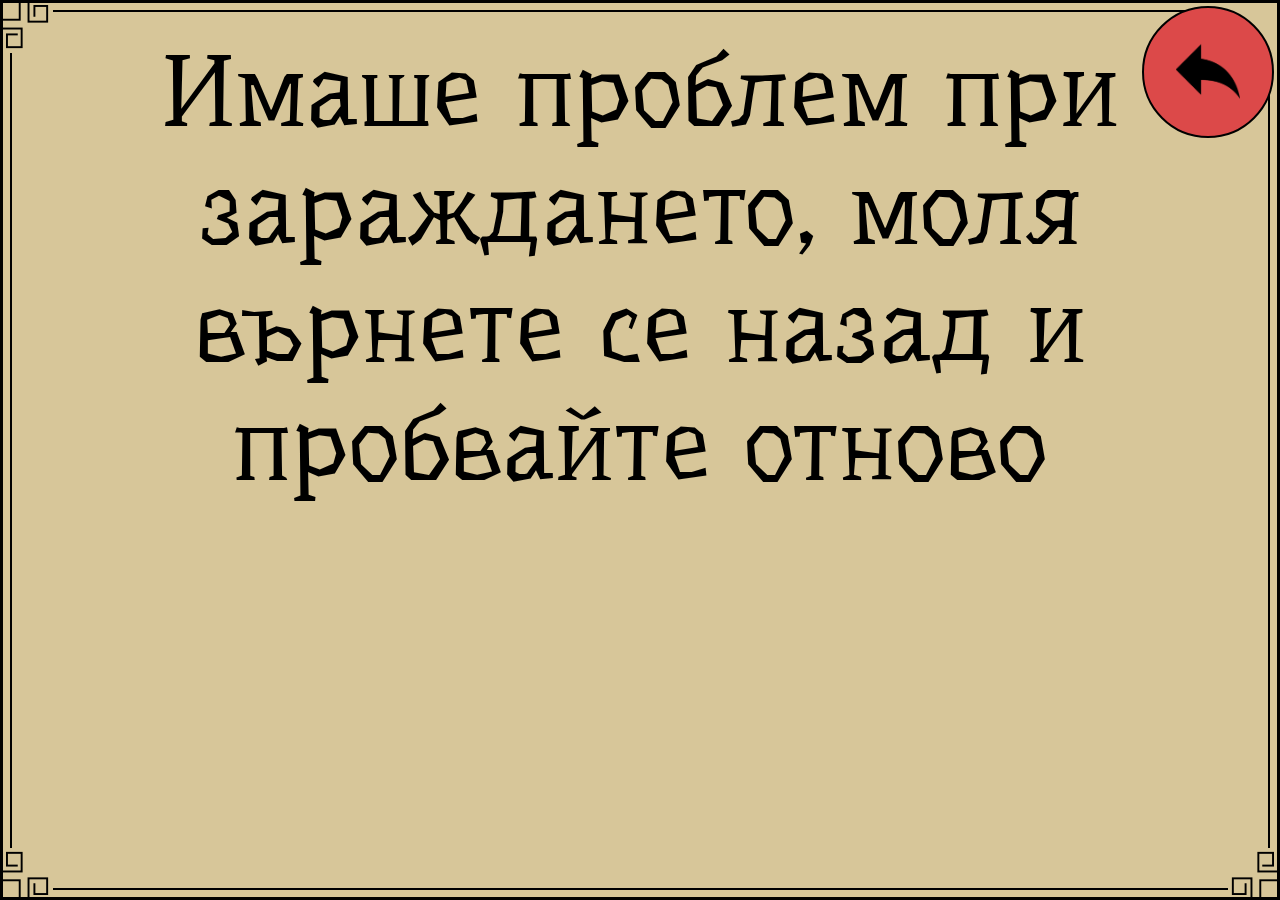
<file: friendProfile.html>
<!DOCTYPE html>
<html>
<head>
	<meta charset="UTF-8" />
	<title>Дирята на Меча</title>
	<link rel="stylesheet" type="text/css" href="style.css" />
	<link rel="stylesheet" type="text/css" href="style-border.css" />
	<link rel="preconnect" href="https://fonts.googleapis.com">
	<link rel="preconnect" href="https://fonts.gstatic.com" crossorigin>
	<link href="https://fonts.googleapis.com/css2?family=Underdog&display=swap" rel="stylesheet"> 
</head>
<body>
	<a class="NewModalClose" href="friends.html">
		<img src="images/backArrowRed.png" />
		<img class="TopImg" src="images/backArrow.png" />
	</a>
	<div class="BorderDiv">
		<img class="CornerDecoration CornerTopLeft" src="images/borderCornerDecoration.png" />
		<img class="CornerDecoration CornerBotLeft" src="images/borderCornerDecoration.png" />
		<img class="CornerDecoration CornerBotRight" src="images/borderCornerDecoration.png" />
		<div class="InnerBorder"></div>
	</div>
	<div id="friend1" class="Content">
		<div class="ProfileImages">
			<img class="ProfilePicture Rounded" src="images/avatarKaloyan.jpg" />
		</div>
		<h1 class="FontVW MarginVW">Калоян #1231</h1>
		<div class="SeparatorFlex">Топ Постижения</div>
		<div class="TopAchievements">
			<div><img src="images/achievements/achievement01img.png" /></div>
			<div><img src="images/achievements/achievement01img.png" /></div>
			<div><img src="images/achievements/achievement01img.png" /></div>
		</div>
		<div class="SeparatorFlex">Любимо създание</div>
		<img class="ProfilePicture Rounded" src="images/creatures/ovinnikSquare.jpg" />
		<div style="margin-top: 5%">
			<a class="SmallButton RedButton" data-open="removeFriendModal">Премахни приятел</a>
		</div>
	</div>
	<div id="friend2" class="Content">
		<div class="ProfileImages">
			<img class="ProfilePicture Rounded" src="images/avatarIrina.jpg" />
		</div>
		<h1 class="FontVW MarginVW">Ирина #1337</h1>
		<div class="SeparatorFlex">Топ Постижения</div>
		<div class="TopAchievements">
			<div><img src="images/achievements/achievement01img.png" /></div>
			<div><img src="images/achievements/achievement01img.png" /></div>
			<div><img src="images/achievements/achievement01img.png" /></div>
		</div>
		<div class="SeparatorFlex">Любимо създание</div>
		<img class="ProfilePicture Rounded" src="images/creatures/KikimoraSquare.jpg" />
		<div style="margin-top: 5%">
			<a class="SmallButton RedButton" data-open="removeFriendModal">Премахни приятел</a>
		</div>
	</div>
	<div id="friend3" class="Content">
		<div class="ProfileImages">
			<img class="ProfilePicture Rounded" src="images/avatarMira.jpg" />
		</div>
		<h1 class="FontVW MarginVW">Мира #8329</h1>
		<div class="SeparatorFlex">Топ Постижения</div>
		<div class="TopAchievements">
			<div><img src="images/achievements/achievement01img.png" /></div>
			<div><img src="images/achievements/achievement01img.png" /></div>
			<div><img src="images/achievements/achievement01img.png" /></div>
		</div>
		<div class="SeparatorFlex">Любимо създание</div>
		<img class="ProfilePicture Rounded" src="images/creatures/rusalkaSquare.jpg" />
		<div style="margin-top: 5%">
			<a class="SmallButton RedButton" data-open="removeFriendModal">Премахни приятел</a>
		</div>
	</div>
	<div id="friend4" class="Content">
		<div class="ProfileImages">
			<img class="ProfilePicture Rounded" src="images/avatarDimitar.jpg" />
		</div>
		<h1 class="FontVW MarginVW">Димитър #6783</h1>
		<div class="SeparatorFlex">Топ Постижения</div>
		<div class="TopAchievements">
			<div><img src="images/achievements/achievement01img.png" /></div>
			<div><img src="images/achievements/achievement01img.png" /></div>
			<div><img src="images/achievements/achievement01img.png" /></div>
		</div>
		<div class="SeparatorFlex">Любимо създание</div>
		<img class="ProfilePicture Rounded" src="images/creatures/zmeiSquare.jpg" />
		<div style="margin-top: 5%">
			<a class="SmallButton RedButton" data-open="removeFriendModal">Премахни приятел</a>
		</div>
	</div>
	<div id="friend5" class="Content">
		<div class="ProfileImages">
			<img class="ProfilePicture Rounded" src="images/avatarKatya.jpg" />
		</div>
		<h1 class="FontVW MarginVW">Кати #3817</h1>
		<div class="SeparatorFlex">Топ Постижения</div>
		<div class="TopAchievements">
			<div><img src="images/achievements/achievement01img.png" /></div>
			<div><img src="images/achievements/achievement01img.png" /></div>
			<div><img src="images/achievements/achievement01img.png" /></div>
		</div>
		<div class="SeparatorFlex">Любимо създание</div>
		<img class="ProfilePicture Rounded" src="images/creatures/ovinnikSquare.jpg" />
		<div style="margin-top: 5%">
			<a class="SmallButton RedButton" data-open="removeFriendModal">Премахни приятел</a>
		</div>
	</div>
	<div id="errorMessage" class="FontVW Content">Имаше проблем при зараждането, моля върнете се назад и пробвайте отново</div>
	<div id="removeFriendModal" class="Modal">
		<div class="NewModalDialog SmallerDialog">
			<a class="NewModalClose" data-close="removeFriendModal">✕</a>
			<div class="Textbox">Сигурни ли сте че искате да махнете <span>Димитър #1231</span> от приятели?</div>
			<div>
				<a id="removeFriendButton" class="SmallButton RedButton Z1" href="friends.html?id=">Потвърждавам</a>
				<a class="SmallButton Z1" data-close="removeFriendModal">Отказ</a>
			</div>
			<div class="BorderDiv Absolute">
				<img class="CornerDecoration CornerTopLeft" src="images/borderCornerDecoration.png" />
				<img class="CornerDecoration CornerBotLeft" src="images/borderCornerDecoration.png" />
				<img class="CornerDecoration CornerBotRight" src="images/borderCornerDecoration.png" />
				<div class="InnerBorder"></div>
			</div>
		</div>
	</div>
	<script>
		const isVisible = "Visible";
		const openEls = document.querySelectorAll("[data-open]");
		for(const el of openEls)
		{
			el.addEventListener("click", function(){
				const modalId = this.dataset.open;
				document.getElementById(modalId).classList.add(isVisible);
			});
		};
		document.addEventListener("click", e => {
			if(e.target == document.querySelector(".Modal.Visible"))
			{
				e.target.classList.remove(isVisible);
			}
		});
		document.addEventListener("keydown", e => {
			if(e.key == "Escape")
			{
				document.querySelector(".Modal.Visible").classList.remove(isVisible);
			}
		});
		const closeEls = document.querySelectorAll("[data-close]");
		for(const el of closeEls)
		{
			el.addEventListener("click", function(){
				const modalId = this.dataset.close;
				document.getElementById(modalId).classList.remove(isVisible);
			});
		};
		var parts = window.location.search.substr(1).split("&");
		var $_GET = {};
		for (var i = 0; i < parts.length; i++) {
			var temp = parts[i].split("=");
			$_GET[decodeURIComponent(temp[0])] = decodeURIComponent(temp[1]);
		}
		document.getElementById("removeFriendButton").href = "friends.html?id=" + $_GET["id"];
		var contents = document.querySelectorAll(".Content");
		for(const el of contents)
		{
			el.style.display = "none";
		}
		if("id" in $_GET)
		{
			var friend = document.getElementById("friend"+$_GET["id"]);
			if(friend)
			{
				friend.classList.add(isVisible);
				document.getElementById("removeFriendModal").querySelector(".Textbox span").innerHTML = friend.querySelector("h1.FontVW").innerHTML;
			}
			else
			{
				document.getElementById("errorMessage").classList.add(isVisible);
			}
		}
		else
		{
			document.getElementById("errorMessage").classList.add(isVisible);
		}
	</script>
</body>
</file>
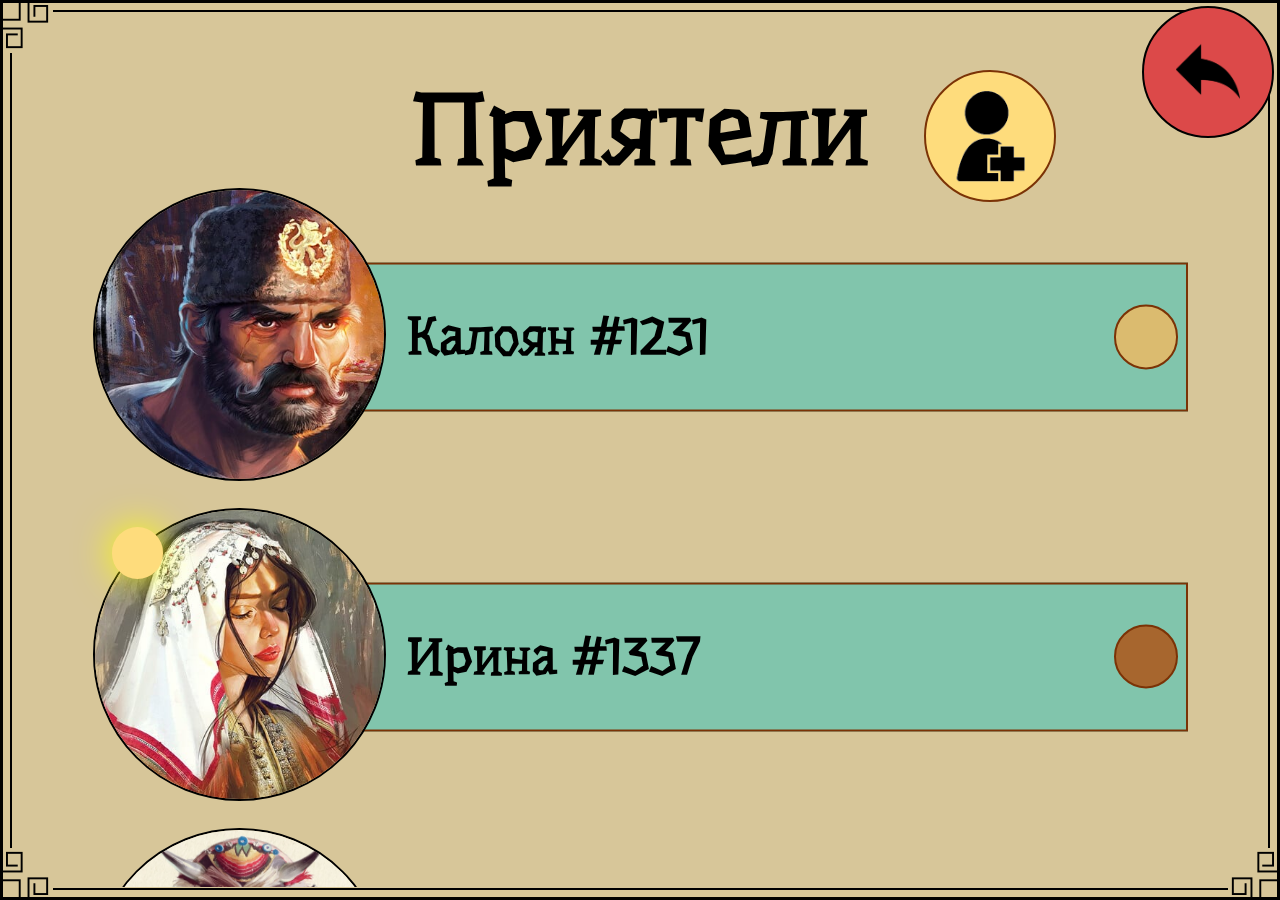
<file: friends.html>
<!DOCTYPE html>
<html>
<head>
	<meta charset="UTF-8" />
	<title>Дирята на Меча</title>
	<link rel="stylesheet" type="text/css" href="style.css" />
	<link rel="stylesheet" type="text/css" href="style-border.css" />
	<link rel="preconnect" href="https://fonts.googleapis.com">
	<link rel="preconnect" href="https://fonts.gstatic.com" crossorigin>
	<link href="https://fonts.googleapis.com/css2?family=Underdog&display=swap" rel="stylesheet"> 
</head>
<body>
	<a class="NewModalClose" href="index.html">
		<img src="images/backArrowRed.png" />
		<img class="TopImg" src="images/backArrow.png" />
	</a>
	<div class="BorderDiv">
		<img class="CornerDecoration CornerTopLeft" src="images/borderCornerDecoration.png" />
		<img class="CornerDecoration CornerBotLeft" src="images/borderCornerDecoration.png" />
		<img class="CornerDecoration CornerBotRight" src="images/borderCornerDecoration.png" />
		<div class="InnerBorder"></div>
	</div>
	<div class="Content">
		<h1 class="FontVW MarginVW">Приятели</h1>
		<a class="TopRightButton AddFriendButton Rounded" data-open="addFriendModal"><img src="images/addfriendiconWhite.png" /><img class="TopIcon" src="images/addfriendicon.png" /></a>
		<div class="Scrollable">
			<div id="friends" class="FriendsList">
				<div id="friend1" class="Friend">
					<a href="friendProfile.html?id=1"><img class="Rounded" src="images/avatarKaloyan.jpg" /></a>
					<div class="FriendNameTag">
						<h2>Калоян #1231</h2>
						<div class="OnlineIndicator"></div>
					</div>
				</div>
				<div id="friend2" class="Friend" data-open="locationModal">
					<a href="friendProfile.html?id=2" class="HasNotification"><div class="LocationNotification Rounded"></div><img class="Rounded" src="images/avatarIrina.jpg" /></a>
					<div class="FriendNameTag">
						<h2>Ирина #1337</h2>
						<div class="OnlineIndicator Off"></div>
					</div>
				</div>
				<div id="friend3" class="Friend">
					<a href="friendProfile.html?id=3"><img class="Rounded" src="images/avatarMira.jpg" /></a>
					<div class="FriendNameTag">
						<h2>Мира #8329</h2>
						<div class="OnlineIndicator Off"></div>
					</div>
				</div>
				<div id="friend4" class="Friend">
					<a href="friendProfile.html?id=4"><img class="Rounded" src="images/avatarDimitar.jpg" /></a>
					<div class="FriendNameTag">
						<h2>Димитър #6783</h2>
						<div class="OnlineIndicator Off"></div>
					</div>
				</div>
			</div>
			<div class="SeparatorFlex">Покани</div>
			<div id="waitlist" class="FriendsList">
				<div id="waiting1" class="Friend">
					<a href="friendProfile.html?id=5"><img class="Rounded" src="images/avatarKatya.jpg" /></a>
					<div class="FriendNameTag">
						<h2>Катя #3817</h2>
						<div class="OnlineIndicator"></div>
					</div>
					<div class="FriendButtonContainer">
						<a onclick='AcceptFriend("waiting1")'><div class="FriendButton Rounded">✓</div></a>
						<a onclick='RejectFriend("waiting1")'><div class="FriendButton Decline Rounded">✕</div></a>
					</div>
				</div>
			</div>
			<div class="EmptyWaitList">
				<p>Нямате чакащи покани за приятелство в момента.</p>
			</div>
		</div>
	</div>
	<div id="addFriendModal" class="Modal">
		<div class="NewModalDialog">
			<a class="NewModalClose" data-close="addFriendModal">✕</a>
			<img src="images/qrcode.png" class="QRCode" />
			<div class="QRCodeText">Приятелите ти могат да сканират този QR код, за да ти изпрятат покана за приятелство!</div>
			<div class="SeparatorFlex">Добави приятел</div>
			<input type="text" placeholder="Примерно Име #1234" />
			<a class="FriendRequestButton" onclick="SendRequest()">Изпрати покана за приятелство</a>
			<div class="BorderDiv Absolute">
				<img class="CornerDecoration CornerTopLeft" src="images/borderCornerDecoration.png" />
				<img class="CornerDecoration CornerBotLeft" src="images/borderCornerDecoration.png" />
				<img class="CornerDecoration CornerBotRight" src="images/borderCornerDecoration.png" />
				<div class="InnerBorder"></div>
			</div>
		</div>
	</div>
	<div id="locationModal" class="Modal">
		<div class="NewModalDialog SmallDialog">
			<a class="NewModalClose" data-close="locationModal">✕</a>
			<img class="QRCode Rounded" src="images/sharedLocationCreature.png" />
			<div class="QRCodeText">Ирина #1337 сподели локацията на Караконджул с вас. Побързайте натам ако искате да го хванете преди да избяга!</div>
			<a href="index.html?x=50&y=35" class="SmallButton Z2">Покажи на картата!</a>
			<div class="BorderDiv Absolute">
				<img class="CornerDecoration CornerTopLeft" src="images/borderCornerDecoration.png" />
				<img class="CornerDecoration CornerBotLeft" src="images/borderCornerDecoration.png" />
				<img class="CornerDecoration CornerBotRight" src="images/borderCornerDecoration.png" />
				<div class="InnerBorder"></div>
			</div>
		</div>
	</div>
	<script>
		function AcceptFriend(friendId)
		{
			var newFriend = document.getElementById(friendId);
			newFriend.querySelector(".FriendButtonContainer").style.display = "none";
			document.getElementById("friends").appendChild(newFriend);
			CheckWaiting();
		};
		function RejectFriend(friendId)
		{
			document.getElementById(friendId).style.display = "none";
			CheckWaiting();
		};
		function CheckWaiting()
		{
			var waiting = document.querySelectorAll("#waitlist .Friend");
			if(waiting.length < 2)
			{
				document.querySelector(".EmptyWaitList").classList.add("Visible");
			}
		};
		const isVisible = "Visible";
		const openEls = document.querySelectorAll("[data-open]");
		for(const el of openEls)
		{
			el.addEventListener("click", function(){
				const modalId = this.dataset.open;
				document.getElementById(modalId).classList.add(isVisible);
				if(modalId == "locationModal")
				{
					RemoveNotification(this);
				}
			});
		};
		document.addEventListener("click", e => {
			if(e.target == document.querySelector(".Modal.Visible"))
			{
				e.target.classList.remove(isVisible);
			}
		});
		document.addEventListener("keydown", e => {
			if(e.key == "Escape")
			{
				document.querySelector(".Modal.Visible").classList.remove(isVisible);
			}
		});
		const closeEls = document.querySelectorAll("[data-close]");
		for(const el of closeEls)
		{
			el.addEventListener("click", function(){
				const modalId = this.dataset.close;
				document.getElementById(modalId).classList.remove(isVisible);
			});
		};
		async function SendRequest()
		{
			var sendButton = document.querySelector(".FriendRequestButton");
			sendButton.classList.add("FriendRequestSent");
			sendButton.innerHTML = "Изпратена";
			sendButton.parentElement.querySelector("input").disabled = true;
			await sleep(1000);
			document.querySelector(".Modal.Visible").classList.remove(isVisible);
			sendButton.classList.remove("FriendRequestSent");
			sendButton.innerHTML = "Изпрати покана за приятелство";
			sendButton.parentElement.querySelector("input").disabled = false;
		};
		function sleep(ms) {
			return new Promise(resolve => setTimeout(resolve, ms));
		};
		function RemoveNotification(el)
		{
			el.querySelector("a").classList.remove("HasNotification");
			el.querySelector("a div").style.display = "none";
			el.removeAttribute("data-open");
		};
		var parts = window.location.search.substr(1).split("&");
		var $_GET = {};
		for (var i = 0; i < parts.length; i++) {
			var temp = parts[i].split("=");
			$_GET[decodeURIComponent(temp[0])] = decodeURIComponent(temp[1]);
		}
		if("id" in $_GET)
		{
			var friend = document.getElementById("friend"+$_GET["id"]);
			if(friend)
			{
				friend.style.display = "none";
			}
		}
	</script>
</body>
</file>
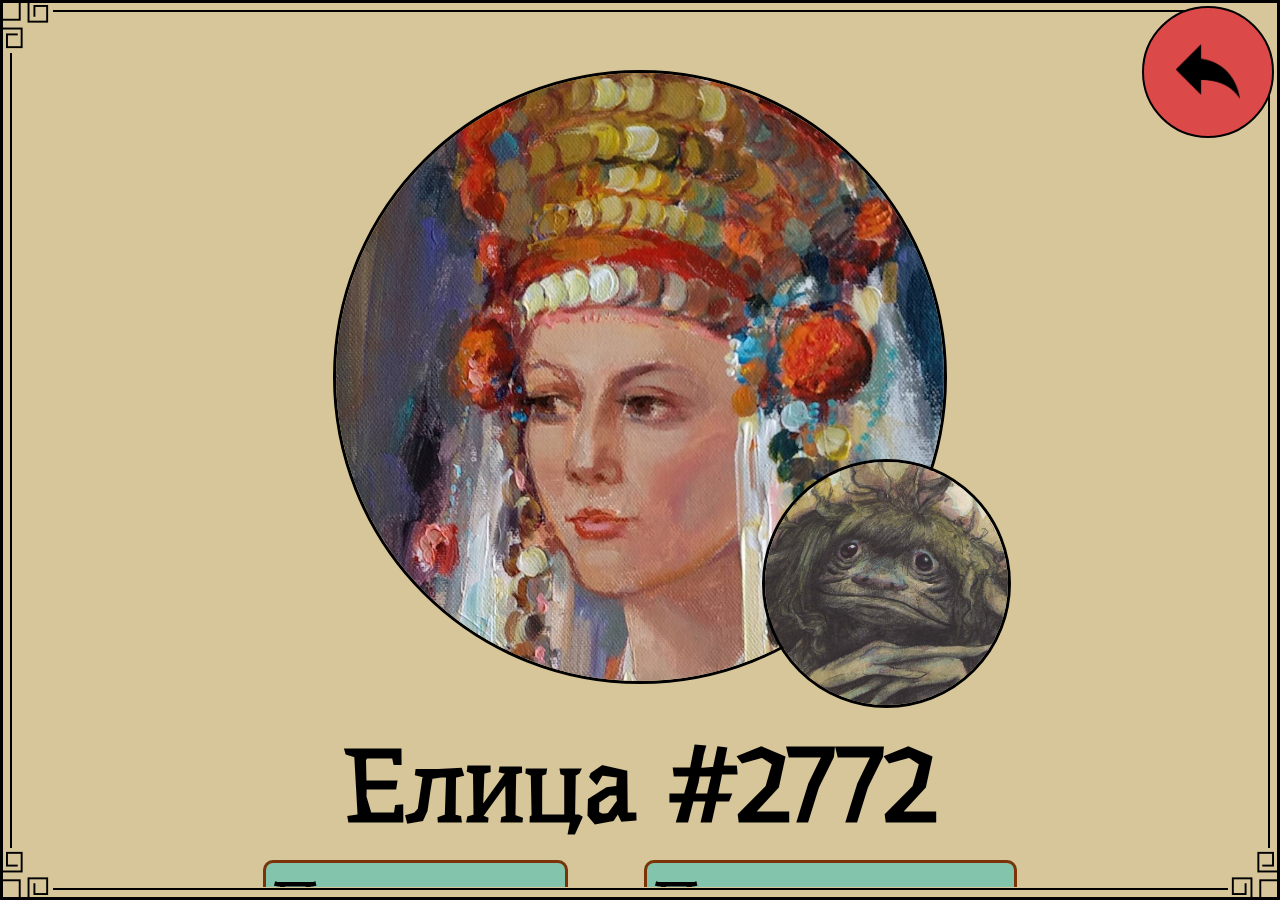
<file: profile.html>
<!DOCTYPE html>
<html>
<head>
	<meta charset="UTF-8" />
	<title>Дирята на Меча</title>
	<link rel="stylesheet" type="text/css" href="style.css" />
	<link rel="stylesheet" type="text/css" href="style-border.css" />
	<link rel="preconnect" href="https://fonts.googleapis.com">
	<link rel="preconnect" href="https://fonts.gstatic.com" crossorigin>
	<link href="https://fonts.googleapis.com/css2?family=Underdog&display=swap" rel="stylesheet"> 
</head>
<body>
	<a class="NewModalClose" href="index.html">
		<img src="images/backArrowRed.png" />
		<img class="TopImg" src="images/backArrow.png" />
	</a>
	<div class="BorderDiv">
		<img class="CornerDecoration CornerTopLeft" src="images/borderCornerDecoration.png" />
		<img class="CornerDecoration CornerBotLeft" src="images/borderCornerDecoration.png" />
		<img class="CornerDecoration CornerBotRight" src="images/borderCornerDecoration.png" />
		<div class="InnerBorder"></div>
	</div>
	<div class="Content">
		<div class="ProfileImages">
			<img class="ProfilePicture Rounded" src="images/avatarProfile.png" />
			<img class="ProfileFavCreature Rounded" src="images/favCreature.png" />
		</div>
		<h1 class="FontVW MarginVW">Елица #2772</h1>
		<div class="ProfileButtons">
			<a href="friends.html" class="SmallButton">Приятели</a>
			<a href="achievements.html" class="SmallButton">Постижения</a>
		</div>
		<div class="SeparatorFlex">Топ Постижения</div>
		<div class="TopAchievements">
			<div><img src="images/achievements/achievement01img.png" /></div>
			<div><img src="images/achievements/achievement01img.png" /></div>
			<div><img src="images/achievements/achievement01img.png" /></div>
		</div>
		<div class="SeparatorFlex">Статистика</div>
		<div class="Stats">
		</div>
	</div>
	<script>
		var parts = window.location.search.substr(1).split("&");
		var $_GET = {};
		for (var i = 0; i < parts.length; i++) {
			var temp = parts[i].split("=");
			$_GET[decodeURIComponent(temp[0])] = decodeURIComponent(temp[1]);
		}
		if("pic" in $_GET)
		{
			document.querySelector(".ProfileFavCreature").src = "images/creatures/" + $_GET["pic"];
		}
	</script>
</body>
</file>
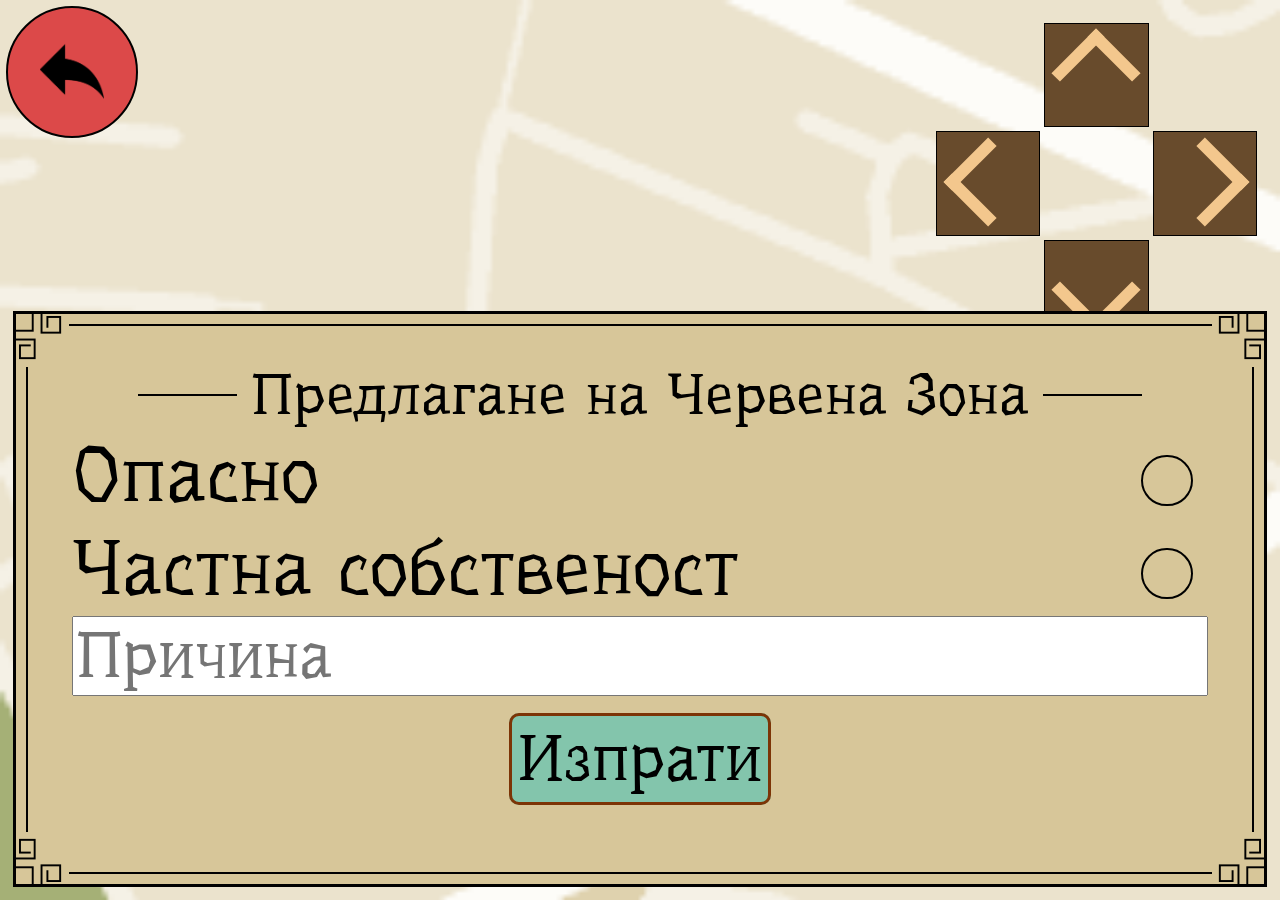
<file: redzone.html>
<!DOCTYPE html>
<html>
<head>
	<meta charset="UTF-8" />
	<title>Дирята на Меча</title>
	<link rel="stylesheet" type="text/css" href="style.css" />
	<link rel="stylesheet" type="text/css" href="style-map.css" />
	<link rel="stylesheet" type="text/css" href="style-border.css" />
	<link rel="preconnect" href="https://fonts.googleapis.com">
	<link rel="preconnect" href="https://fonts.gstatic.com" crossorigin>
	<link href="https://fonts.googleapis.com/css2?family=Underdog&display=swap" rel="stylesheet"> 
</head>
<body>
	<table class="Controls TopRight">
		<tr>
			<td></td>
			<td><a onclick="moveUp()"><span><i class="Arrow ButtonUp"></i></span></a></td>
			<td></td>
		</tr>
		<tr>
			<td><a onclick="moveLeft()"><span><i class="Arrow ButtonLeft"></i></span></a></td>
			<td></td>
			<td><a onclick="moveRight()"><span><i class="Arrow ButtonRight"></i></span></a></td>
		</tr>
		<tr>
			<td></td>
			<td><a onclick="moveDown()"><span><i class="Arrow ButtonDown"></i></span></a></td>
			<td></td>
		</tr>
	</table>
	<a class="NewModalClose TopLeft" href="index.html">
		<img src="images/backArrowRed.png" />
		<img class="TopImg" src="images/backArrow.png" />
	</a>
	<div class="RedzoneMenu">
		<div class="Z1" style="width: 100%; height: 100%">
			<div class="SeparatorFlex Relative Z1" style="margin-top: 4vw">Предлагане на Червена Зона</div>
			<table class="RedzoneLabelContainer Relative Z1">
				<tr onclick="this.lastElementChild.lastElementChild.checked = !this.lastElementChild.lastElementChild.checked">
					<td class="AlignTextLeft"><label onclick="document.getElementById(this.getAttribute('for')).checked = !document.getElementById(this.getAttribute('for')).checked" for="dangerous" class="Textbox">Опасно</label></td>
					<td class="AlignTextRight"><input onclick="this.checked = !this.checked" id="dangerous" type="checkbox" /></td>
				</tr>
				<tr onclick="this.lastElementChild.lastElementChild.checked = !this.lastElementChild.lastElementChild.checked">
					<td class="AlignTextLeft"><label onclick="document.getElementById(this.getAttribute('for')).checked = !document.getElementById(this.getAttribute('for')).checked" for="private" class="Textbox">Частна собственост</label></td>
					<td class="AlignTextRight"><input  onclick="this.checked = !this.checked" id="private" type="checkbox" /></td>
				</tr>
			<table>
			<input class="Relative Z1" type="text" placeholder="Причина" required />
			<a class="SmallButton Z1">Изпрати</a>
		</div>
		<div class="BorderDiv AbsolutePos BorderBackground">
			<img class="CornerDecoration CornerTopLeft" src="images/borderCornerDecoration.png" />
			<img class="CornerDecoration CornerTopRight" src="images/borderCornerDecoration.png" />
			<img class="CornerDecoration CornerBotLeft" src="images/borderCornerDecoration.png" />
			<img class="CornerDecoration CornerBotRight" src="images/borderCornerDecoration.png" />
			<div class="InnerBorder AbsolutePos"></div>
		</div>
	</div>
	<script>
		var backgroundX = -260, backgroundY = -130;
		const moveSpeed = 10;
		function moveUp()
		{
			move(0, moveSpeed);
		};
		function moveRight()
		{
			move(-moveSpeed, 0);
		};
		function moveDown()
		{
			move(0, -moveSpeed);
		};
		function moveLeft()
		{
			move(moveSpeed, 0);
		};
		function move(x, y)
		{
			backgroundX += x;
			backgroundY += y;
			document.body.style.backgroundPositionX = backgroundX + 'vw';
			document.body.style.backgroundPositionY = backgroundY + 'vw';
		}
		const isVisible = "Visible";
		const openEls = document.querySelectorAll("[data-open]");
		for(const el of openEls)
		{
			el.addEventListener("click", function(){
				const modalId = this.dataset.open;
				const modalSelected = document.getElementById(modalId);
				if(modalId != "menu")
				{
					modalSelected.classList.add(isVisible);
				}
				else
				{
					if(modalSelected.classList.contains(isVisible))
					{
						modalSelected.classList.remove(isVisible);
					}
					else
					{
						modalSelected.classList.add(isVisible);
					}
				}
			});
		};
		document.addEventListener("click", e => {
			if(e.target == document.querySelector(".Modal.Visible"))
			{
				e.target.classList.remove(isVisible);
			}
		});
		document.addEventListener("keydown", e => {
			if(e.key == "Escape")
			{
				var visibleEls = document.querySelectorAll(".Visible")
				if(visibleEls.length > 1)
				{
					visibleEls[1].classList.remove(isVisible);
				}
				else
				{
					visibleEls[0].classList.remove(isVisible);
				}
			}
			else if(e.key == "w" || e.key == "ArrowUp")
			{
				moveUp();
			}
			else if(e.key == "s" || e.key == "ArrowDown")
			{
				moveDown();
			}
			else if(e.key == "a" || e.key == "ArrowLeft")
			{
				moveLeft();
			}
			else if(e.key == "d" || e.key == "ArrowRight")
			{
				moveRight();
			}
		});
		const closeEls = document.querySelectorAll("[data-close]");
		for(const el of closeEls)
		{
			el.addEventListener("click", function(){
				const modalId = this.dataset.close;
				document.getElementById(modalId).classList.remove(isVisible);
			});
		};
		var parts = window.location.search.substr(1).split("&");
		var $_GET = {};
		for (var i = 0; i < parts.length; i++) {
			var temp = parts[i].split("=");
			$_GET[decodeURIComponent(temp[0])] = decodeURIComponent(temp[1]);
		}
		if("x" in $_GET && "y" in $_GET)
		{
			move($_GET["x"]-backgroundX, $_GET["y"]-backgroundY);
			document.querySelector(".NewModalClose").href += "?x=" + $_GET["x"] + "&y=" + $_GET["y"];
		}
		function ToggleCheck(radioBut)
		{
			console.log(radioBut.checked);
		}
	</script>
</body>
</html>
</file>
<file: style.css>
body
{
	font-family: 'Underdog', cursive;
	background-color: #D7C699;
	padding: 0;
	margin: 0;
	text-align: center;
}

button, input
{
	font-family: 'Underdog', cursive;
}

a
{
	color: black;
	text-decoration: none;
	cursor: pointer;
}

.Content
{
	position: fixed;
	height: 95%;
	width: 95%;
	margin: 2.5%;
	/*z-index: 2;*/
	overflow-y: scroll;
}

.Arrow
{
	border: solid #F3C78D;
	border-width: 0 1vw 1vw 0;
	display: inline-block;
	padding: 2vw;
}

.ButtonUp
{
	transform: rotate(-135deg);
	-webkit-transform: rotate(-135deg);
}

.ButtonRight
{
	transform: rotate(-45deg);
	-webkit-transform: rotate(-45deg);
}
.ButtonLeft
{
	transform: rotate(135deg);
	-webkit-transform: rotate(135deg);
}
.ButtonDown
{
	transform: rotate(45deg);
	-webkit-transform: rotate(45deg);
}

.FontVW
{
	font-size: 8vw;
}

.MarginVW
{
	margin-top: 3vw;
	margin-bottom: 0;
}

.ItemList
{
	display: block;
	margin: 0;
	padding: 0;
	font-size: 0;
	overflow-y: auto;
	height: 80%;
}

.ItemList li
{
	display: inline-block;
}

.TopRight
{
	position: fixed;
	right: 0;
	top: 0;
	margin: 20px;
}

.TopLeft
{
	position: fixed;
	left: 0;
	top: 0;
	margin: 20px;
}

.Modal
{
	width: 100%;
	height: 100%;
	position:fixed;
	top: 0;
	left: 0;
	right: 0;
	bottom: 0;
	background-color: rgba(0,0,0,0.5);
	display: none;
	opacity: 0;
	z-index: 2;
}

.ModalDialog
{
	width: 600px;
	height: 900px;
	position: fixed;
	top: 50%;
	left: 50%;
	transform: translate(-50%, -50%);
	padding: 25px;
	box-sizing: border-box;
	text-align: center;
	background-color: #D7C699;
}

.ModalDialog h1
{
	font-size: 50px;
}

.ModalClose
{
	display: block;
	width: 75px;
	height: 75px;
	border-radius: 50%;
	background-color: #DC4949;
	border: solid black 2px;
	position: absolute;
	top: 0;
	right: 0;
	margin: 5px;
	font-size: 50px;
	font-family: sans-serif;
	z-index: 2;
}

.ModalClose:hover
{
	background-color: black;
	color: #DC4949;
}

.Visible
{
	display: block !important;
	opacity: 1 !important;
}

.Rounded
{
	border-radius: 50%;
}

.ProfileImages
{
	position: relative;
}

.ProfilePicture
{
	width: 50%;
	border: black solid 3px;
	margin-top: 3vw;
}

hr
{
	border-color: black;
	border-style: solid;
	width: 80%;
}

.SeparatorFlex {
  display: flex;
  align-items: center;
  text-align: center;
  font-size: 4.5vw;
}

.SeparatorFlex::before,
.SeparatorFlex::after {
  content: '';
  flex: 1;
  border-bottom: 2px solid black;
  margin: 0 10%;
}

.SeparatorFlex:not(:empty)::before {
  margin-right: .25em;
}

.SeparatorFlex:not(:empty)::after {
  margin-left: .25em;
}

.SmallButton
{
	background-color: #83C5AC;
	border: solid #7C3406 3px;
	border-radius: 10px;
	font-size: 5vw;
	color: #000;
	position: relative;
	padding: 0.5vw;
	margin: 3%;
}

.SmallButton:hover
{
	background-color: #7C3406;
	border-color: #83C5AC;
	color: #fff;
}

.TopAchievements img
{
	margin: 15%;
	width: 75%;
}

.TopAchievements div
{
	height: 0;
	padding-bottom: 20%;
	width: 20%;
	border: 3px solid #7B3306;
	border-radius: 50%;
	background-color: rgba(0, 196, 201, 0.4);
	display: inline-block;
	margin: 0 2%;
}

.ProfileFavCreature
{
	width: 20%;
	border: 3px solid black;
	position: absolute;
	top: 65%;
	left: 60%;
}

.ProfileButtons
{
	margin: 2%;
}

.FriendsList
{
	text-align: left;
	margin-left: 5%;
}

.FriendsList img
{
	width: 25%;
	border: solid black 2px;
	z-index: 1;
	position: relative;
}

.FriendsList h2
{
	display:inline-block;
	font-size: 4vw;
}

.Friend
{
	position: relative;
	margin-bottom: 2%;
}

.FriendNameTag
{
	border: solid #7B3306 2px;
	position: absolute;
	top: 50%;
	left: 20%;
	transform: translateY(-50%);
	padding-left: 7%;
	width: 67.5%;
	background-color: #81C5AC;
}

.OnlineIndicator
{
	width: 7%;
	height: 0;
	padding-bottom: 7%;
	background-color: #DBBB6F;
	border: solid #7B3306 2px;
	border-radius: 50%;
	position: absolute;
	right: 1%;
	top: 50%;
	transform: translateY(-50%);
}

.OnlineIndicator.Off
{
	background-color: #A7662E;
}

.Scrollable
{
	overflow-y: scroll;
	width: 100%;
	height: 90%;
}

.FriendButtonContainer
{
	position: absolute;
	text-align: center;
	right: 6vw;
	top: 15vw;
}

.FriendButtonContainer a
{
	display: inline-block;
}

.FriendButton
{
	font-size: 5vw;
	border: solid #7B3306 2px;
	background-color: #FEDC7C;
	width: 10vw;
	height: 10vw;
	display: flex;
	align-items: center;
	justify-content: center;
}

.FriendButton:hover
{
	color: #FEDC7C;
	background-color: #7B3306;
}

.FriendButton.Decline
{
	background-color: #A7662E;
}

.FriendButton.Decline:hover
{
	color: #A7662E;
	background-color: #7B3306;
}

.EmptyWaitList
{
	font-size: 3vw;
	display: none;
}

.TopRightButton
{
	position: absolute;
	top: 3vw;
	right: 15vw;
}

.AddFriendButton
{
	width: 10vw;
	height: 10vw;
	border: solid #7B3306 2px;
	background-color: #FEDC7C;
}

.AddFriendButton:hover
{
	background-color: #7B3306;
}

.AddFriendButton img
{
	width: 70%;
	height: 70%;
	position: absolute;
	top: 50%;
	right: 50%;
	transform: translate(50%, -50%);
}

.AddFriendButton:hover .TopIcon
{
	display:none;
}

.NewModalDialog
{
	height: 90vw;
	width: 70vw;
	background-color: #D7C699;
	position: absolute;
	top: 50%;
	left: 50%;
	transform: translate(-50%, -50%);
	padding: 25px;
}

.SmallDialog
{
	height: 70vw;
}

.SmallerDialog
{
	height: 45vw;
}

.NewModalClose
{
	display: block;
	width: 10vw;
	height: 10vw;
	border-radius: 50%;
	background-color: #DC4949;
	border: solid black 2px;
	position: absolute;
	top: 0;
	right: 0;
	margin: 0.5vw;
	font-size: 4vw;
	font-family: sans-serif;
	z-index: 2;
	line-height: 10vw;
}

.NewModalClose:hover
{
	background-color: black;
	color: #DC4949;
}

.QRCode
{
	width: 40vw;
	height: 40vw;
	margin-top: 3vw;
}

.QRCodeText
{
	font-size: 3vw;
	margin: 3vw;
}

.NewModalDialog input
{
	font-size: 4vw;
	position: relative;
	z-index: 2;
	width: 80%;
	margin: 5% 10%;
}

.FriendRequestButton
{
	font-size: 3.5vw;
	display: block;
	width: 80%;
	margin: 0 10%;
	border: solid #7B3306 2px;
	position: relative;
	Z-index: 2;
	border-radius: 15px;
	padding: 1% 0;
	background-color: #FEDC7C;
}

.FriendRequestButton:hover
{
	background-color: #7B3306;
	color: white;
}

.FriendRequestSent
{
	background-color: #7B3306;
	color: white;
	cursor: wait;
}

.LocationNotification
{
	background-color: #FEDC7C;
	box-shadow: 0 0 3vw yellow;
	height: 4vw;
	width: 4vw;
	position: absolute;
	top: 1.5vw;
	left: 1.5vw;
	z-index: 2;
}

.HasNotification
{
	pointer-events: none;
}

.RedButton
{
	background-color: #DC4949;
	border: solid black 3px;
}

.RedButton:hover
{
	background-color: black;
	color: #DC4949;
}

.Textbox
{
	font-size: 6vw;
	margin: 5%;
}

.Creature
{
	width: 20vw;
	height: 32vw;
	border: solid black 2px;
	background-color: #684B2C;
	display: inline-block;
	color: #F2C78D;
	position: relative;
	margin-top: 1vw;
	overflow: hidden;
}

.Creature h2
{
	font-size: 3vw;
	margin: 0;
}

.Creature img
{
	width: 100%;
	position: relative;
}

.Creature div
{
	display: none;
}

.Creature h2:first-child
{
	display: none;
}

.Creature.NotFound
{
	pointer-events: none;
	cursor: default;
}

.Creature.NotFound img
{
	display: none;
}

.Creature.NotFound div
{
	width: 100%;
	height: auto;
	background-color: #9A7955;
	font-size: 25vw;
	position: absolute;
	top: 4vw;
	left: 0;
	right: 0;
	bottom: 0;
	display: block;
}

.Creature.NotFound h2:nth-child(2)
{
	display: none;
}

.Creature.NotFound h2:nth-child(1)
{
	display: block;
}

.PopupSearchBox
{
	position: absolute;
	top: -15%;
	left: 50%;
	transform: translateX(-50%);
	font-size: 5vw;
	background-color: #D7C699;
	white-space: nowrap;
	display: none;
}

.PopupSearchBox input
{
	font-size: inherit;
	border: solid #7C3406 2px;
	border-radius: 10px;
	margin: 2% 0;
}

.SortDropdown
{
	position: absolute;
	top: 5.7vw;
	left: 3%;
	display: inline-block;
	font-size: 5vw;
	width: 24.5vw;
	text-align: left;
	border: solid #7C3406;
	border-width: 1px 2px;
	background-color: #83C5AC;
	display: none;
}

.SortDropdown a
{
	border-width: 1px 0 1px 0;
	border-color: #7C3406;
	border-style: solid;
	margin: 0;
	padding: 0.5vw;
	width: calc(100% - 1vw);
	display: block;
}

.SortDropdown a:hover
{
	background-color: #7C3406;
	color: white;
}

.CreatureContent
{
	padding: 0;
	position: fixed;
	top: 0;
	right: 0;
	bottom: 0;
	left: 0;
}

.CreatureSmallImage
{
	width: 100%;
	display: none;
}

.CreatureFullImage
{
	width: 100%;
	display: none;
}

.CreatureButton
{
	position: absolute;
	left: 50%;
	transform: translateX(-50%);
	width: 10vw;
	height: 10vw;
	background-color: #83C5AC;
	border: solid #7C3406 3px;
	display: none;
}

.CreatureButton div	
{
	position: absolute;
	top: 50%;
	left: 50%;
	transform: translate(-50%, -50%);
}

.CreatureButton .Arrow
{
	border-color: black;
}

.CBHide
{
	top: 45vw;
}

.CBShow
{
	bottom: 5vw;
}

.CreatureProfile
{
	display: none;
}

.CreatureDescription
{
	font-size: 3vw;
	height: 40vh;
	width: 90%;
	margin: 0 5%;
	border-style: solid;
	border-width: 2px 0;
	overflow-y: scroll;
}

.DateFound
{
	font-size: 4vw;
	width: 90%;
	margin: 0 5%;
}

.AlignTextLeft
{
	text-align: left;
}

.AlignTextRight
{
	text-align: right;
}

.CreatureProfileButtons
{
	height: 25vw;
	width: 25vw;
	margin: 0 3vw;
	display: inline-block;
	font-size: 17.5vw;
	position: relative;
	border: solid black 2px;
}

.FavouriteCreatureButton
{
	background-color: #DC4949;
}

.FavouriteCreatureButton:hover
{
	color: white;
}

.CreatureSoundButton
{
	background-color: #83C5AC;
}

.CreatureSoundButton:hover
{
	color: white;
}

.ChallengeText
{
	font-size: 8vw;
}

.Answer
{
	color: inherit;
	display: flex;
	width: 100%;
	height: 100%;
	justify-content: center;
	align-items: center;
}

.AnswerTable td
{
	background-color: #7C3406;
	border-radius: 20px;
	height: 14vw;
	font-size: 6vw;
	color: white;
}

.AnswerTable td:hover
{
	background-color: #83C5AC;
	color: black;
}

.AnswerTable
{
	width: 90%;
	margin: 2vw 5%;
	border-spacing: 0 2vw;
}

.SuccessButtonContainer
{
	display: flex; 
	flex-flow: column;
	margin-top: -2vw;
}

.SuccessButtonContainer a
{
	margin: 0.5vw;
}

.NewModalClose img
{
	width: 5vw;
	position: absolute;
	top: 50%;
	left: 50%;
	transform: translate(-50%, -50%);
}

.NewModalClose:hover .TopImg
{
	display: none;
}

.Glowing
{
	border-color: #FEDD7C;
	-webkit-box-shadow: 0 0 1vw 0.5vw #FEDD7C;
	box-shadow: 0px 0px 1vw 0.5vw #FEDD7C;
}

.SpeedWarning
{
	border: solid #DC4949 1vw;
	font-size: 45vw;
	display: block;
	width: 45vw;
	height: 45vw;
	margin: auto;
	color: #DC4949
}

.RedzoneMenu
{
	position: fixed;
	bottom: 1vw;
	left: 1vw;
	right: 1vw;
	height: 45vw;
	width: auto;
	
}

.RedzoneLabelContainer
{
	width: 100%;
}

.RedzoneLabelContainer tr td:first-child
{
	width: 90%;
}

.RedzoneLabelContainer input[type="checkbox"]
{
	appearance: none;
	margin: 0;
	color: #7C3406;
	width: 4vw;
	height: 4vw;
	border: solid black 2px;
	border-radius: 50%;
	display: grid;
	place-content: center;
	transform: translateY(10%);
}

.RedzoneLabelContainer input[type="checkbox"]::before
{
	content: "";
	width: 3vw;
	height: 3vw;
	border-radius: 50%;
	transform: scale(0);
	box-shadow: inset 3vw 3vw black;
}

.RedzoneLabelContainer input[type="checkbox"]:checked::before
{
	transform: scale(1);
}

.RedzoneMenu input[type="text"]
{
	font-size: 5vw;
	position: relative;
	width: 90%;
	margin: 0 0 2vw 0;
}

.ImageButton img
{
	position: absolute;
	top: 50%;
	left: 50%;
	transform: translate(-50%, -50%);
}

.ImageButton:hover .TopImg
{
	display: none;
}

.CreatureProfileButtons img
{
	width: 17vw;
}

@media only screen and (max-width: 800px)
{
	.ModalDialog
	{
		width: 400px;
		height: 600px;
		position: fixed;
		top: 50%;
		left: 50%;
		transform: translate(-50%, -50%);
		padding: 25px;
		box-sizing: border-box;
		text-align: center;
		background-color: #D7C699;
	}
	
	.ModalDialog h1
	{
		font-size: 35px;
	}
	
	.ModalClose
	{
		width: 50px;
		height: 50px;
		border: solid black 2px;
		margin: 5px;
		font-size: 35px;
	}
}

.Z0
{
	z-index: 0 !important;
}

.Z1
{
	z-index: 1 !important;
}

.Z2
{
	z-index: 2 !important;
}

.Z3
{
	z-index: 3 !important;
}

.Relative
{
	position: relative;
}
</file>
<file: style-map.css>
.Controls a
{
	background-color: #684B2C;
	border: 1px solid black;
	display: block;
	width: 8vw;
	height: 8vw;
	position: relative;
	touch-action: manipulation;
	user-select: none;
}

.Controls a:hover
{
	background-color: #F3C78D;
}

.Controls a:hover .Arrow
{
	border-color: #684B2C;
}

.Controls span
{
	position: absolute;
	top: 50%;
	left: 50%;
	transform: translate(-50%, -50%);
}

body
{
	background-image: url("images/map.png");
	background-position: -260vw -130vw;
	background-repeat: no-repeat;
	background-attachment: fixed;
	background-size: 640vw 400vw;
	overflow: hidden;
}

.MapAvatar
{
	width: 80%;
	z-index: 2;
	position: relative;
	cursor: pointer;
}

.MenuDialog
{
	width: 30%;
	text-align: left;
	padding-bottom: 25px;
}

.MenuDialog a
{
	display: block;
	border-color: black;
	border-width: 1px 0px 0px 0px;
	border-style: solid;
	padding: 5px 0px;
	background-color: transparent;
	position: relative;
	z-index: 1;
	width: calc(100% - 25px);
	text-align: left;
	font-size: 3vw;
	box-sizing: border-box;
}

.MenuDialog a:hover
{
	background-color: #9A7955;
	color: #fff;
}

.Menu
{
	display: none;
	opacity: 0;
}

.MenuOffset
{
	margin-top: 10px;
	margin-left: 10px;
}

.PlayerIconContainer
{
	position: fixed;
	top: 50%;
	left: 50%;
	transform: translate(-50%, -50%);
}

.PlayerIconContainer div
{
	position: absolute;
	top: 50%;
	left: 50%;
	transform: translate(-50%, -50%);
}

.PlayerIconContainer .Arrow
{
	padding: 5vw;
	border-color: black;
}

.PlayerIcon
{
	height: 10vw;
	width: 10vw;
	border: solid black 2px;
}

.CreatureIcon
{
	height: 10vw;
	width: 10vw;
	border: solid grey 2px;
}

.MapCreature
{
	position: absolute;
	top: -50vw; 
	left: -50vw;
}
</file>
<file: style-border.css>
.BorderDiv 
{
	position: fixed;
	width: 100%;
	height: 100%;
	top: 0;
	left: 0;
	right: 0;
	bottom: 0;
	background-color: rgba(0,0,0,0);
	z-index: 0;
	display: block;
	border: 3px solid black;
	box-sizing: border-box;
}

.CornerDecoration
{
	position: absolute;
	width: 50px;
}

.CornerDecoration.CornerTopLeft
{
	left: 0;
	top: 0;
}

.CornerDecoration.CornerTopRight
{
	right: 0;
	top: 0;
	transform: scaleX(-1);
}

.CornerDecoration.CornerBotLeft
{
	left: 0;
	bottom: 0;
	transform: scaleY(-1);
}

.CornerDecoration.CornerBotRight
{
	right: 0;
	bottom: 0;
	transform: scale(-1);
}

.InnerBorder
{
	box-sizing: border-box;
	margin: 10px;
	width: calc(100%-10px);
	height: calc(100%-10px);
	top: 0;
	left: 0;
	right: 0;
	bottom: 0;
	position: fixed;
	background: linear-gradient(to bottom, #000 2px, transparent 2px, transparent calc(100% - 2px), black calc(100% - 2px)) no-repeat, linear-gradient(to left, #000 2px, transparent 2px, transparent calc(100% - 2px), black calc(100% - 2px)) no-repeat;
	background-position: center;
	background-size: calc(100% - 85px) 100%, 100% calc(100% - 85px);
	/*z-index: 0;*/
}

.AbsolutePos
{
	position: absolute;
}

.BorderBackground
{
	background-color: #D7C699;
}
</file>
<file: style-achievements.css>
.AchievementImage
{
	width: 200px;
	background-attachment: local;
	background-position: 35px 55px;
	background-repeat: no-repeat;
}

.AchievementImage:hover
{
	background-image: url("images/achievementHoverHD.png");
}

.AchievementText
{
	font-size: 3vw;
	display: none;
	opacity: 0;
}

.AchievementText p:nth-child(1)
{
	margin-top: 0;
}

#modalAchievementImage
{
	margin-top: -12vw;
	width: 35vw;
}

.ModalShareDiv
{
	position: absolute;
	bottom: 0;
	left: 50%;
	transform: translateX(-50%);
	margin-bottom: 25px;
	white-space: nowrap;
	z-index: 1;
}

.ShareButton
{
	background-color: #83C5AC;
	border: solid #7C3406 3px;
	border-radius: 10px;
	font-size: 50px;
	color: #000;
	box-sizing: border-box;
	position: relative;
	padding: 12px 12px 0px 12px;
}

.ShareButton:hover
{
	background-color: #7C3406;
	border-color: #83C5AC;
	color: #fff;
}

.ShareButton img
{
	width: 45px;
}

.ShareButton .TopImg
{
	position: absolute;
	top: 12px;
}

.ShareButton:hover .TopImg
{
	visibility: hidden;
	opacity: 0;
}

@media only screen and (max-width: 800px)
{
	.AchievementImage
	{
		width: 142px;
		background-attachment: local;
		background-position: 22px 40px;
		background-repeat: no-repeat;
	}

	.AchievementImage:hover
	{
		background-image: url("images/achievementHover.png");
	}
	
	#modalAchievementImage
	{
		width: 250px;
	}

	.ModalShareDiv
	{
		margin-bottom: 25px;
	}

	.ModalShare
	{
		border: solid #7C3406 2px;
		border-radius: 5px;
		font-size: 30px;
		color: #000;
		padding: 4px 4px 0px 4px;
	}
	
	.ModalShare img
	{
		width: 25px;
	}

	.ModalShare .TopImg
	{
		position: absolute;
		top: 8px;
	}
}
</file>
